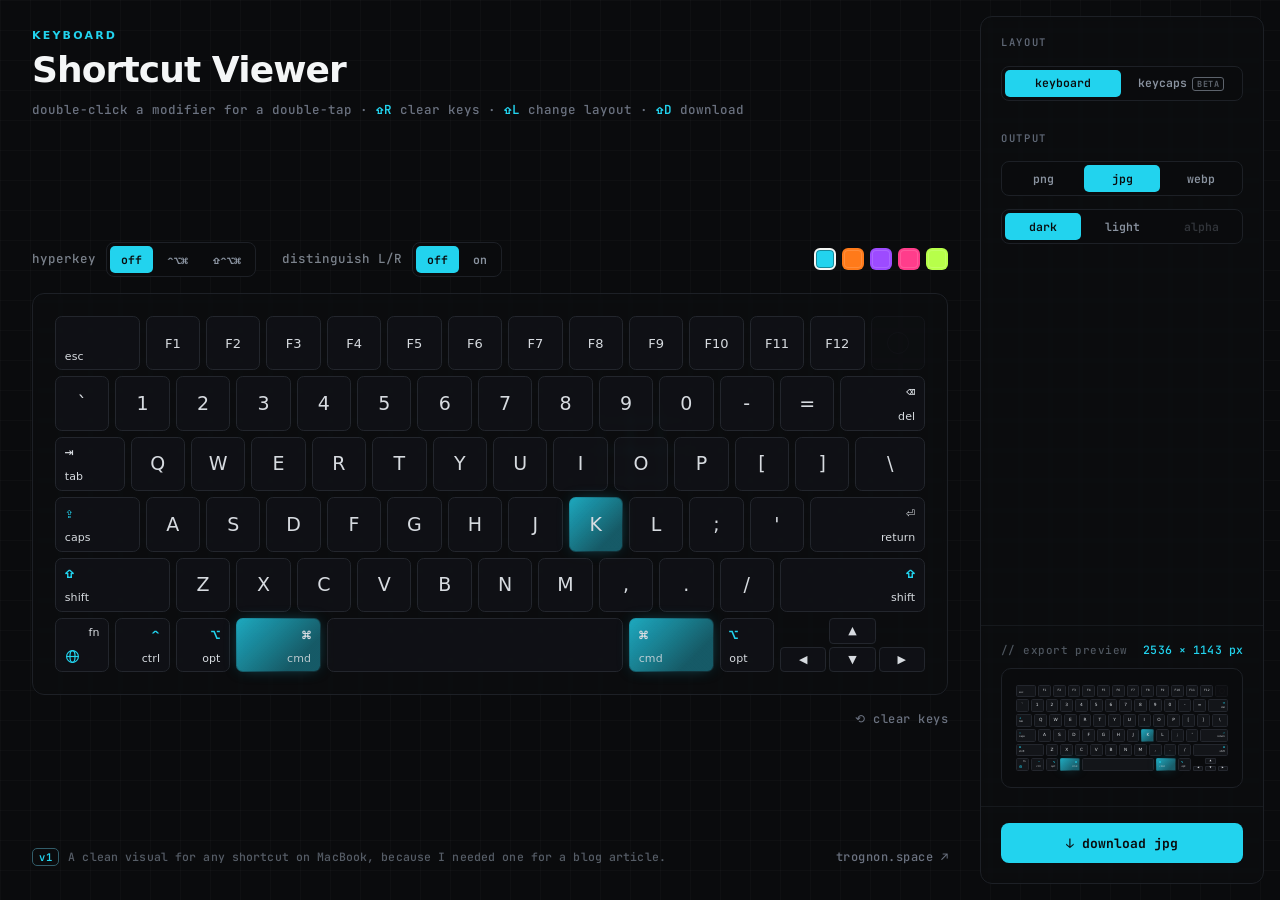
<file: index.html>
<!DOCTYPE html>
<html lang="en">
<head>
<meta charset="UTF-8" />
<meta name="viewport" content="width=device-width, initial-scale=1.0" />
<title>Keyboard Shortcut Viewer</title>
<meta name="description" content="Pick keys on a Mac keyboard and export a clean keycap image of any shortcut — PNG, JPG, WebP, or SVG. Runs in the browser, no sign-up." />
<meta property="og:title" content="Keyboard Shortcut Viewer" />
<meta property="og:description" content="Pick keys on a Mac keyboard and export a clean image of any shortcut." />
<meta property="og:type" content="website" />
<meta property="og:url" content="https://ksv.trognon.space/" />
<meta property="og:image" content="https://ksv.trognon.space/og-preview.png" />
<meta name="twitter:card" content="summary_large_image" />
<meta name="twitter:image" content="https://ksv.trognon.space/og-preview.png" />
<link rel="icon" href="data:image/svg+xml,%3Csvg xmlns='http://www.w3.org/2000/svg' viewBox='0 0 32 32'%3E%3Crect width='32' height='32' rx='7' fill='%230a0b0d'/%3E%3Crect x='7' y='7' width='18' height='18' rx='4' fill='none' stroke='%2322d3ee' stroke-width='2.2'/%3E%3C/svg%3E" />
<link rel="preconnect" href="https://fonts.googleapis.com" />
<link rel="preconnect" href="https://fonts.gstatic.com" crossorigin />
<link href="https://fonts.googleapis.com/css2?family=JetBrains+Mono:wght@500;600&display=swap" rel="stylesheet" />
<link rel="stylesheet" href="styles.css" />
<style>
  html, body { margin: 0; height: 100%; background: #0a0b0d; }
  /* desktop-only: below the app's min-width the page scrolls horizontally instead of cramming */
  body { overflow-x: auto; }
  #app { height: 100vh; }
</style>
</head>
<body>
<div id="app" class="ksv-app opt-d">
  <div class="frame-grid"></div>
  <div class="grid-lit"></div>

  <div class="stage">
    <div class="head">
      <span class="eyebrow">keyboard</span>
      <h1 class="title">Shortcut Viewer</h1>
      <p class="lede">double-click a modifier for a double-tap · <b>⇧R</b> clear keys · <b>⇧L</b> change layout · <b>⇧D</b> download</p>
    </div>

    <div class="kb-wrap">
      <div class="kb-controls">
        <div class="kbc">
          <span class="kbc-l">hyperkey</span>
          <div class="seg" id="hyperSeg"></div>
        </div>
        <div class="kbc">
          <span class="kbc-l">distinguish L/R</span>
          <div class="seg" id="lrSeg"></div>
        </div>
        <div class="kbc accent-kbc">
          <div class="swatches" id="accentSwatches"></div>
        </div>
      </div>

      <div class="panel"><div id="kbMount"></div></div>

      <div class="kb-foot">
        <button class="reset-btn" id="resetBtn">⟲ clear keys</button>
      </div>
    </div>

    <footer class="d-footer">
      <span class="cf-meta"><span class="cf-ver">v1</span><span class="cf-text">A clean visual for any shortcut on MacBook, because I needed one for a blog article.</span></span>
      <a class="cf-link" href="https://trognon.space" target="_blank" rel="noopener noreferrer">trognon.space ↗</a>
    </footer>
  </div>

  <aside class="rail">
    <div class="inspector">
      <section class="grp">
        <div class="grp-h">layout</div>
        <div class="seg wide" id="layoutSeg"></div>
      </section>

      <section class="grp">
        <div class="grp-h">output</div>
        <div class="seg wide" id="extSeg"></div>
        <div class="seg wide" id="bgSeg"></div>
      </section>
    </div>

    <div class="rail-prev">
      <div class="fl-row">
        <span class="rlbl">// export preview</span>
        <span class="cap" id="sizeCap">—</span>
      </div>
      <div class="prev-card bg-dark" id="preview"></div>
    </div>

    <div class="rail-foot">
      <button class="go" id="downloadBtn">↓ download png</button>
    </div>
  </aside>
</div>

<script src="ksv.js"></script>
<script src="app.js"></script>
</body>
</html>
</file>
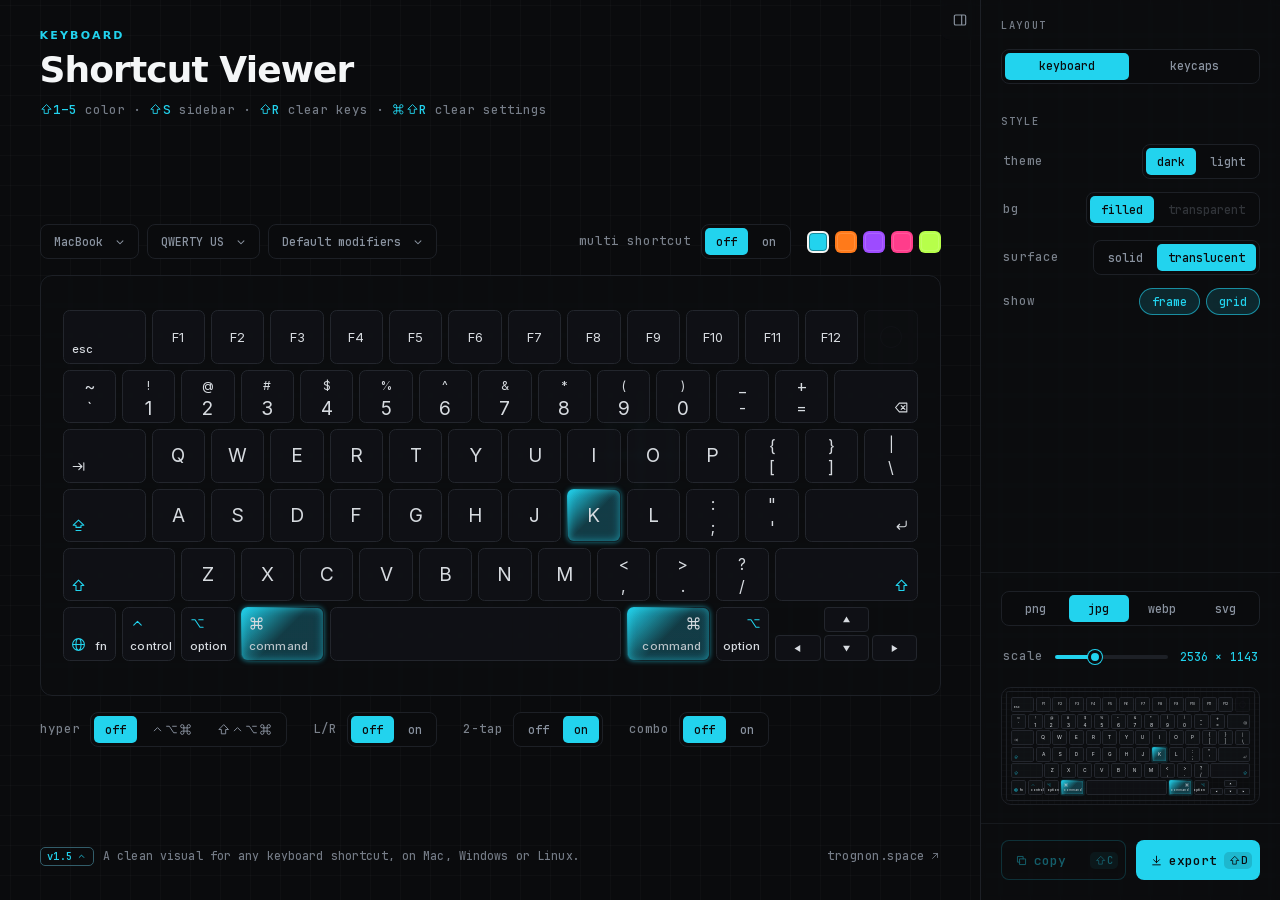
<file: site/index.html>
<!DOCTYPE html>
<html lang="en">
<head>
<meta charset="UTF-8" />
<meta name="viewport" content="width=device-width, initial-scale=1.0" />
<title>Keyboard Shortcut Viewer</title>
<meta name="description" content="Pick any keyboard shortcut, on Mac, Windows or Linux, and export it as a clean image — the full keyboard or compact keycaps, in PNG, JPG, WebP, or SVG. QWERTY or AZERTY, hyperkey, left/right modifiers, double-tap. Runs in the browser, no sign-up." />
<meta name="theme-color" content="#0a0b0d" />
<meta name="color-scheme" content="dark" />
<link rel="canonical" href="https://ksv.trognon.space/" />
<meta property="og:site_name" content="Keyboard Shortcut Viewer" />
<meta property="og:title" content="Keyboard Shortcut Viewer" />
<meta property="og:description" content="Pick any keyboard shortcut, on Mac, Windows or Linux, and export it as a clean image — full keyboard or keycaps. No install, no sign-up." />
<meta property="og:type" content="website" />
<meta property="og:url" content="https://ksv.trognon.space/" />
<meta property="og:image" content="https://ksv.trognon.space/og-preview.png" />
<meta property="og:image:width" content="1200" />
<meta property="og:image:height" content="630" />
<meta property="og:image:alt" content="Keyboard Shortcut Viewer: a MacBook keyboard with ⌘K selected, next to the export panel." />
<meta name="twitter:card" content="summary_large_image" />
<meta name="twitter:title" content="Keyboard Shortcut Viewer" />
<meta name="twitter:description" content="Pick any keyboard shortcut, on Mac, Windows or Linux, and export it as a clean image — full keyboard or keycaps. No install, no sign-up." />
<meta name="twitter:image" content="https://ksv.trognon.space/og-preview.png" />
<link rel="icon" href="/favicon.ico" sizes="any" />
<link rel="icon" href="/favicon/favicon.svg" type="image/svg+xml" />
<link rel="apple-touch-icon" href="/favicon/apple-touch-icon.png" />
<link rel="manifest" href="/favicon/site.webmanifest" />
<link rel="preload" href="fonts/Inter-400.woff2" as="font" type="font/woff2" crossorigin />
<link rel="preload" href="fonts/JetBrainsMono-500.woff2" as="font" type="font/woff2" crossorigin />
<link rel="stylesheet" href="styles.css" />
</head>
<body>
<!-- small screens only (styles.css): the app is desktop-sized and scrolls sideways -->
<div class="small-screen" role="note">
  <span>Built for desktop screens, scrolls sideways.</span>
  <button id="smallScreenClose" aria-label="dismiss"><i data-icon="cross"></i></button>
</div>
<div id="app" class="ksv-app opt-d">
  <div class="frame-grid"></div>
  <div class="grid-lit"></div>

  <div class="stage">
    <div class="head">
      <span class="eyebrow">keyboard</span>
      <h1 class="title">Shortcut Viewer</h1>
      <p class="lede"><b><i data-icon="shift"></i>1–5</b> <span id="digitHint">color</span> · <span class="hint-rail"><b><i data-icon="shift"></i>S</b> sidebar · </span><b><i data-icon="shift"></i>R</b> clear keys · <b><i data-icon="cmd"></i><i data-icon="shift"></i>R</b> clear settings</p>
    </div>

    <div class="kb-wrap">
      <div class="kb-controls">
        <div class="kb-picks">
          <div class="kbc kb-pick" id="osPick"></div>
          <div class="kbc kb-pick" id="langPick"></div>
          <div class="kbc kb-pick" id="lookPick"></div>
        </div>
        <div class="kbc accent-kbc">
          <span class="kbc-l" title="one shortcut per color">multi shortcut</span>
          <div class="seg" id="multiSeg"></div>
          <div class="swatches" id="accentSwatches"></div>
        </div>
      </div>

      <div class="panel"><div id="kbMount"></div></div>

      <div class="kb-controls kb-below">
        <div class="kbc">
          <span class="kbc-l" title="caps lock as ctrl, opt and cmd">hyper</span>
          <div class="seg" id="hyperSeg"></div>
        </div>
        <div class="kbc">
          <span class="kbc-l" title="tell left and right modifiers apart">L/R</span>
          <div class="seg" id="lrSeg"></div>
        </div>
        <div class="kbc">
          <span class="kbc-l" title="double-click a key to press it twice">2-tap</span>
          <div class="seg" id="dblSeg"></div>
        </div>
        <div class="kbc">
          <span class="kbc-l" title="several trigger keys in a row">combo</span>
          <div class="seg" id="comboSeg"></div>
        </div>
      </div>
    </div>

    <footer class="d-footer">
      <span class="cf-meta"><span class="ver-menu" hidden><button class="cf-ver" id="verBtn" aria-haspopup="menu" aria-expanded="false" aria-controls="verList"></button><span class="ver-list" id="verList" role="menu" hidden></span></span><span class="cf-text">A clean visual for any keyboard shortcut, on Mac, Windows or Linux.</span></span>
      <a class="cf-link" href="https://trognon.space" target="_blank" rel="noopener noreferrer">trognon.space<i data-icon="external"></i></a>
    </footer>
  </div>

  <button class="rail-btn" id="railBtn" aria-controls="rail"><i data-icon="sidebar"></i></button>
  <aside class="rail" id="rail">
    <div class="inspector">
      <section class="grp">
        <div class="grp-h">layout</div>
        <div class="seg wide" id="layoutSeg"></div>
      </section>

      <section class="grp">
        <div class="grp-h">style</div>
        <div class="opt-row">
          <span class="kbc-l">theme</span>
          <div class="seg" id="themeSeg"></div>
        </div>
        <div class="opt-row">
          <span class="kbc-l" title="background">bg</span>
          <div class="seg" id="bgSeg"></div>
        </div>
        <div class="opt-row">
          <span class="kbc-l">surface</span>
          <div class="seg" id="surfaceSeg"></div>
        </div>
        <div class="opt-row">
          <span class="kbc-l">show</span>
          <div class="pills" id="showSeg"></div>
        </div>
        <div class="opt-row">
          <span class="kbc-l" title="plus signs (keycaps)">plus (+)</span>
          <div class="seg" id="plusSeg"></div>
        </div>
        <div class="opt-row">
          <span class="kbc-l" title="selected look (keycaps)">glow</span>
          <div class="seg" id="glowSeg"></div>
        </div>
      </section>
    </div>

    <!-- output: what gets written (format, resolution), right above what it looks like -->
    <div class="rail-prev">
      <div class="seg wide" id="extSeg"></div>
      <div class="scale-row">
        <span class="kbc-l">scale</span>
        <input type="range" id="scaleRange" aria-label="export scale" />
        <span class="readout" id="scaleVal"></span>
      </div>
      <div class="prev-card" id="preview"></div>
    </div>

    <div class="rail-foot">
      <button class="go alt" id="copyBtn">copy</button>
      <button class="go" id="exportBtn">export</button>
    </div>
  </aside>
</div>

<script src="config.js"></script>
<script src="select.js"></script>
<script src="ksv.js"></script>
<script src="app.js"></script>
</body>
</html>
</file>
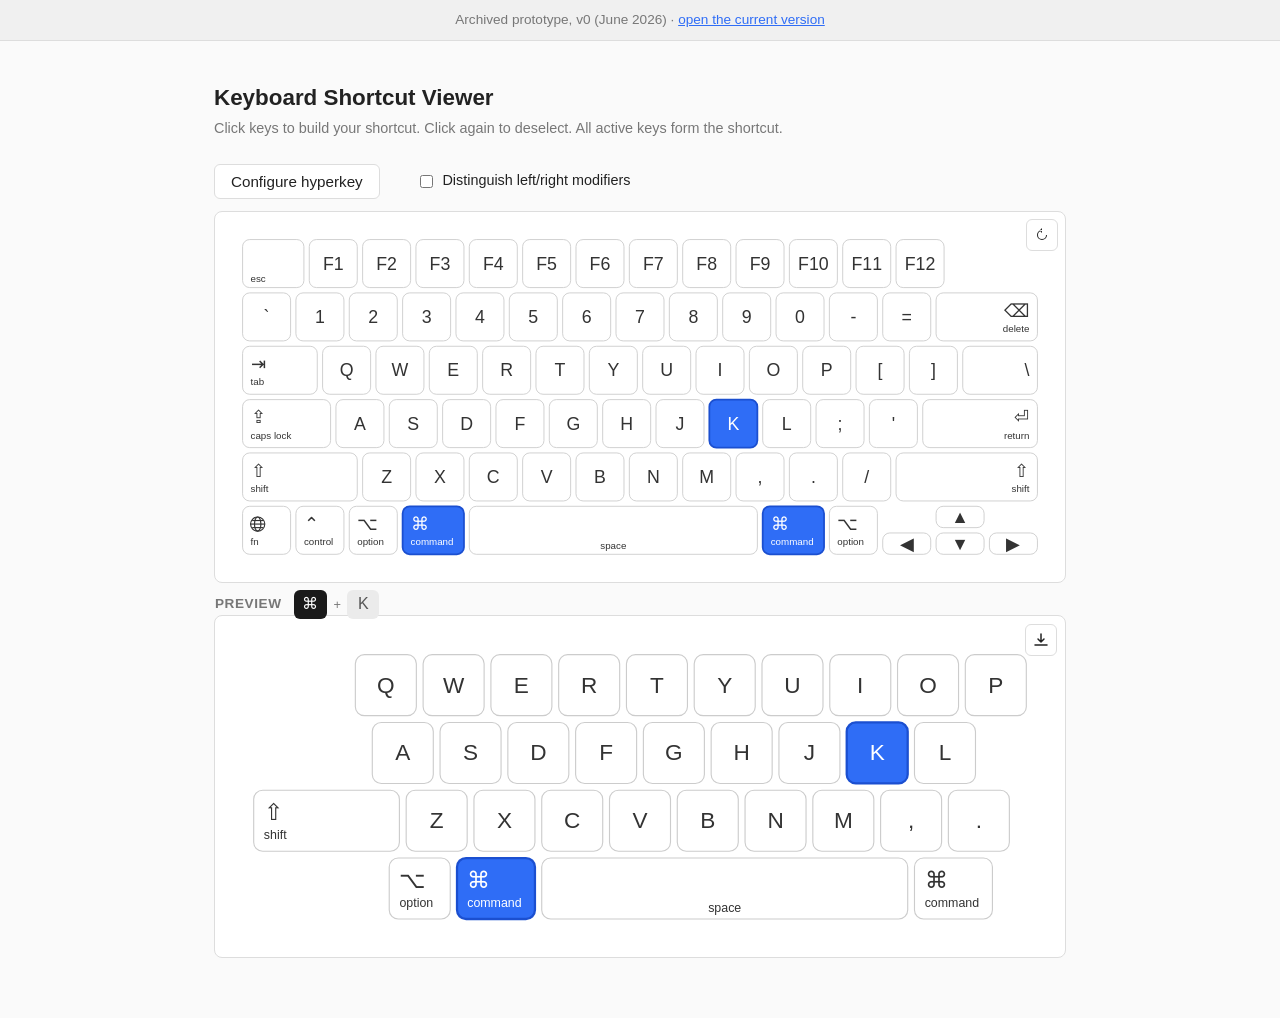
<file: site/v0/index.html>
<!DOCTYPE html>
<html lang="en">
<head>
  <meta charset="UTF-8" />
  <meta name="viewport" content="width=device-width, initial-scale=1.0" />
  <title>Keyboard Shortcut Viewer · v0 (prototype)</title>
  <meta name="robots" content="noindex" />
  <link rel="stylesheet" href="style.css" />
</head>
<body>
  <!-- added when archiving: the prototype as it was (June 21, 2026), with a way back -->
  <div class="archive-note">
    Archived prototype, v0 (June 2026) · <a href="/">open the current version</a>
  </div>
  <main>
    <h1>Keyboard Shortcut Viewer</h1>
    <p class="hint">
      Click keys to build your shortcut. Click again to deselect.
      All active keys form the shortcut.
    </p>

    <div class="settings-bar">
      <div class="hyperkey-bar">
        <button type="button" id="hyperkey-btn">Configure hyperkey</button>
        <span id="hyperkey-status" class="hyperkey-status"></span>
      </div>
      <label class="toggle-label">
        <input type="checkbox" id="side-specific-toggle" />
        Distinguish left/right modifiers
      </label>
    </div>

    <div class="keyboard-wrapper" id="keyboard-wrapper" tabindex="0">
      <div id="keyboard" class="keyboard"></div>
      <button type="button" id="reset" title="Reset" class="icon-btn reset-btn">
        <svg width="14" height="14" viewBox="0 0 14 14" fill="none" aria-hidden="true">
          <path d="M12 7A5 5 0 1 1 7 2V0L4.5 2.5 7 5V3a4 4 0 1 0 4 4h1z" fill="currentColor"/>
        </svg>
      </button>
    </div>

    <div class="preview-panel">
      <div class="preview-float">
        <span class="sub preview-title">Preview</span>
        <div id="shortcut-chips" class="shortcut-chips"></div>
      </div>
      <button type="button" id="download" disabled title="Download SVG" class="icon-btn download-btn">
        <svg width="14" height="14" viewBox="0 0 14 14" fill="none" aria-hidden="true">
          <path d="M7 1v8M4 6l3 3 3-3M1 12h12" stroke="currentColor" stroke-width="1.5" stroke-linecap="round" stroke-linejoin="round"/>
        </svg>
      </button>
      <div id="output" class="output"></div>
    </div>
  </main>

  <!-- Hyperkey modal -->
  <div id="hyperkey-overlay" class="overlay" hidden>
    <div class="modal" role="dialog" aria-modal="true" aria-labelledby="modal-title">
      <div class="modal-header">
        <h2 id="modal-title">Hyperkey — Caps Lock</h2>
        <p>Select the modifiers activated when you press Caps Lock.
           Other keys are grayed out.</p>
      </div>
      <div id="hyperkey-keyboard" class="keyboard modal-keyboard"></div>
      <div class="modal-footer">
        <button type="button" id="hyperkey-cancel">Cancel</button>
        <button type="button" id="hyperkey-save" class="btn-primary">Save</button>
      </div>
    </div>
  </div>

  <script type="module" src="js/app.js"></script>
</body>
</html>
</file>
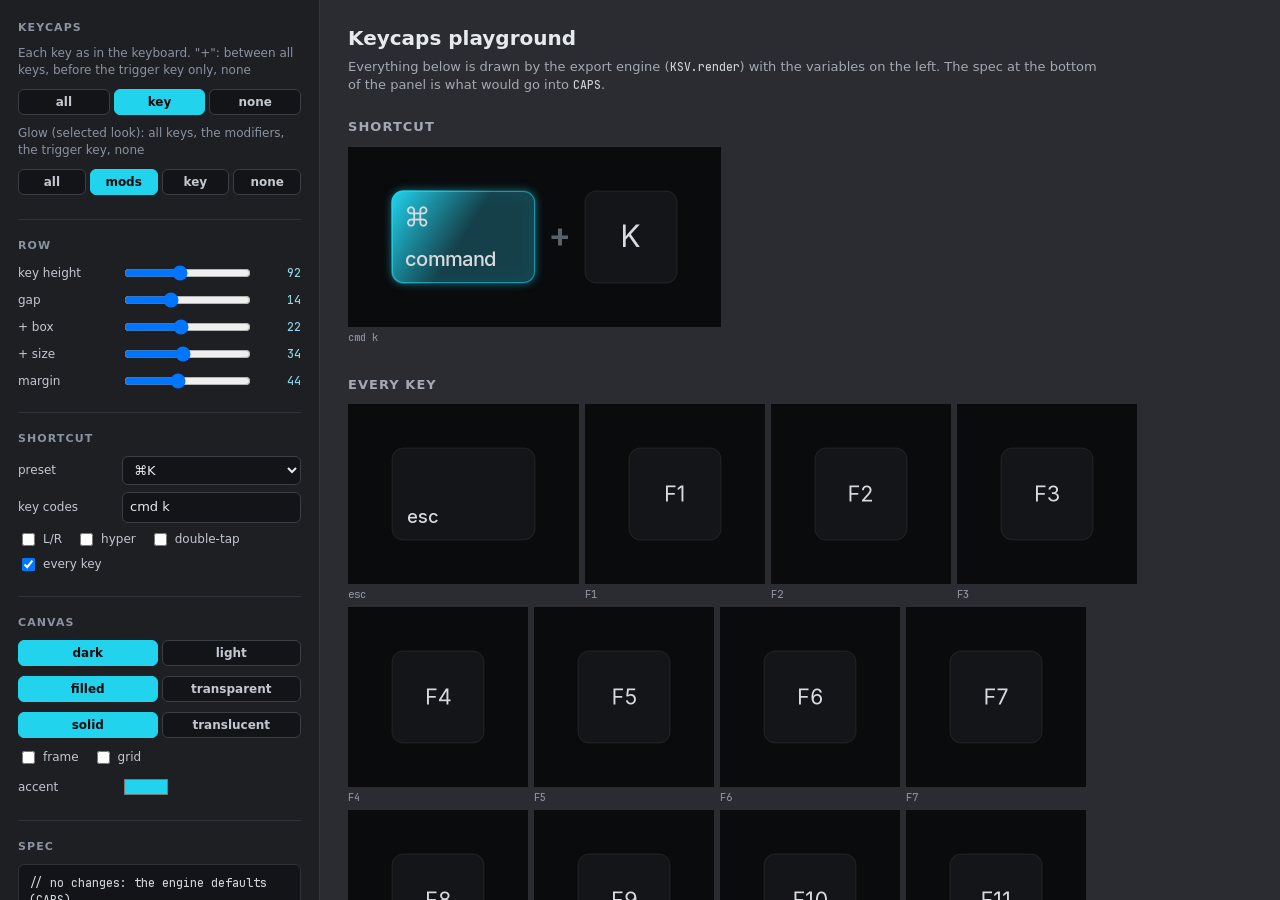
<file: site/specimen.html>
<!DOCTYPE html>
<html lang="en">
<head>
<meta charset="UTF-8" />
<meta name="viewport" content="width=device-width, initial-scale=1.0" />
<meta name="robots" content="noindex" />
<title>KSV · keycaps playground</title>
<!-- dev page, not deployed (.vercelignore): try the keycaps' options and sizes live,
     through the export engine itself. localhost:8124/specimen.html -->
<link rel="stylesheet" href="styles.css" />
<link rel="stylesheet" href="specimen.css" />
</head>
<body class="specimen">
<aside class="pg-panel" id="panel"></aside>
<main class="pg-main">
  <header>
    <h1>Keycaps playground</h1>
    <p>Everything below is drawn by the export engine (<code>KSV.render</code>) with the variables on the left. The spec at the bottom of the panel is what would go into <code>CAPS</code>.</p>
  </header>
  <section><h2>Shortcut</h2><div id="shortcut" class="row"></div></section>
  <section><h2>Every key</h2><div id="keys" class="row"></div></section>
</main>
<script src="config.js"></script>
<script src="select.js"></script>
<script src="ksv.js"></script>
<script src="specimen.js"></script>
</body>
</html>
</file>
<file: styles.css>
/* ===== shared keyboard ===== */
.opt-d .d-footer {
  /* in-flow at the bottom (kb-wrap's auto margins push it down); shares the same
     centered content column as .head / .kb-wrap so its edges line up with the keyboard */
  width: 100%; max-width: var(--content-max); margin: 0 auto;
  display: flex; align-items: center; justify-content: space-between; gap: 18px;
  padding: 16px 0 4px; pointer-events: none;
}
.opt-d .d-footer .cf-meta { display: flex; align-items: center; gap: 9px; min-width: 0; }
.opt-d .d-footer .cf-ver { flex: none; font: 600 10.5px/1 var(--mono); letter-spacing: .06em; color: var(--accent); padding: 3px 6px; border: 1px solid color-mix(in oklab, var(--accent) 35%, #23262d); border-radius: 5px; }
.opt-d .d-footer .cf-text { font: 500 11.5px/1 var(--mono); color: #565d67; letter-spacing: .01em; white-space: nowrap; overflow: hidden; text-overflow: ellipsis; }
.opt-d .d-footer .cf-link { font: 500 12px/1 var(--mono); letter-spacing: .04em; color: #6b7280; text-decoration: none; flex: none; pointer-events: auto; transition: color .14s ease; }
.opt-d .d-footer .cf-link:hover { color: var(--accent); }
.ksv-kb { display: flex; flex-direction: column; gap: var(--g, 6px); width: 100%; }
.ksv-fnrow { display: grid; grid-template-columns: repeat(58, 1fr); gap: var(--g, 6px); }
.ksv-row { display: grid; grid-template-columns: repeat(58, 1fr); gap: var(--g, 6px); }
/* blank Touch ID placeholder at the end of the function row */
.ksv-touchid { pointer-events: none; opacity: .4; }
.ksv-touchid::after { content: ''; width: 38%; aspect-ratio: 1; border-radius: 50%; border: 1px solid var(--keyBorder); opacity: .55; }
.ksv-key {
  position: relative; box-sizing: border-box;
  border: 1px solid var(--keyBorder); background: var(--keyBg); color: var(--keyFg);
  /* key geometry derives from --keyH via the KEYSPEC ratios (see ksv.js applySpec);
     fallbacks here mirror KEYSPEC so the stylesheet is still correct on its own */
  border-radius: calc(var(--keyH, 56px) * var(--r-radius, 0.125)); height: var(--keyH, 58px);
  display: flex; align-items: center; justify-content: center;
  font: 400 max(var(--fmin-letter, 19px), calc(var(--keyH, 56px) * var(--r-letter, 0.340)))/1 var(--ui); cursor: pointer; user-select: none; padding: 0;
  transition: transform .05s ease;
}
.ksv-fn { font-size: max(var(--fmin-fn, 13px), calc(var(--keyH, 56px) * var(--r-fn, 0.232))); }
.ksv-fn.esc { flex-direction: column; align-items: flex-start; justify-content: flex-end; padding: calc(var(--keyH, 56px) * var(--r-pady, 0.143)) calc(var(--keyH, 56px) * var(--r-padx, 0.161)); }
.ksv-fn.esc .sub { font-size: max(var(--fmin-sub, 11px), calc(var(--keyH, 56px) * var(--r-sub, 0.196))); font-weight: 500; letter-spacing: .01em; color: var(--keyFg); }
.ksv-key.sm { flex-direction: column; align-items: flex-start; justify-content: space-between; padding: calc(var(--keyH, 56px) * var(--r-pady, 0.143)) calc(var(--keyH, 56px) * var(--r-padx, 0.161)); font-size: max(var(--fmin-fn, 13px), calc(var(--keyH, 56px) * var(--r-fn, 0.232))); }
.ksv-key.sm .cap { font-size: max(var(--fmin-glyph, 15px), calc(var(--keyH, 56px) * var(--r-glyph, 0.268))); line-height: 1; color: var(--keyFg); }
.ksv-key.sm.ralign { align-items: flex-end; text-align: right; }
/* fn key (like a real Mac): globe icon bottom-left, "fn" text top-right */
.ksv-key.sm.fnkey { flex-direction: column; justify-content: space-between; }
.ksv-key.sm.fnkey .cap { order: 2; align-self: flex-start; }
.ksv-key.sm.fnkey .sub { order: 1; align-self: flex-end; }
.ic { display: block; }
.ksv-key.modkey:not(.on) .cap, .ksv-key.hyper:not(.on) .cap { color: var(--accent); }
.ksv-key.sm .sub { font-size: max(var(--fmin-sub, 11px), calc(var(--keyH, 56px) * var(--r-sub, 0.196))); font-weight: 500; letter-spacing: .01em; color: var(--keyFg); }
.ksv-key:hover { border-color: var(--accent); }
.ksv-key.is-hyper:not(.on) { border-color: var(--accent); }
.ksv-key.is-hyper:not(.on) .cap { color: var(--accent); }
.ksv-key.is-hyper:not(.on) .sub { color: var(--accent); }
.ksv-key.locked { opacity: .28; cursor: not-allowed; }
.ksv-key.locked:hover { border-color: var(--keyBorder); }
.ksv-key.maxed { opacity: .28; cursor: not-allowed; }
.ksv-key.maxed:hover { border-color: var(--keyBorder); }
.ksv-key:active { transform: translateY(1px); }
.ksv-key.dbl::after {
  content: '2'; position: absolute; top: -6px; right: -6px; z-index: 4;
  width: 18px; height: 18px; border-radius: 50%;
  background: var(--accent); color: var(--onFg, #0a0b0d);
  font: 700 11px/18px var(--ui); text-align: center;
  box-shadow: 0 0 0 2px var(--keyBg, #131519);
}
.ksv-static .ksv-key.dbl::after { width: 11px; height: 11px; font-size: 7px; line-height: 11px; top: -3px; right: -3px; box-shadow: 0 0 0 1.5px var(--keyBg, #131519); }
.ksv-key.on,
.ksv-key.hyper.on,
.ksv-key.modkey.on {
  background: color-mix(in oklab, var(--accent) 32%, transparent);
  border-color: transparent; color: var(--keyFg);
  box-shadow: 0 0 0 1px var(--accent);
}
.ksv-key.on .sub { opacity: .85; }
/* selected-key fill + ring — shared by the live selector and the export preview, and
   mirrored on <canvas> by boardSurface(). All values come from ONSTATE (ksv.js) via
   the --on-* custom properties, so the look stays identical across all three. */
.opt-d .stage .ksv-key.on,
.opt-d .is-board .ksv-key.on {
  border: 1px solid transparent;
  background:
    linear-gradient(color-mix(in oklab, var(--accent) calc(var(--on-fill, 0.26) * 100%), transparent) 0 100%) padding-box,
    linear-gradient(135deg,
      color-mix(in oklab, var(--accent) calc(var(--on-ring-from, 0.72) * 100%), transparent),
      color-mix(in oklab, var(--accent) calc(var(--on-ring-to, 0.16) * 100%), transparent) var(--on-ring-stop, 75%)) border-box;
  /* solid key surface behind the translucent accent layers (matches the idle key);
     each surface supplies its own --keyBg — solid on the preview/export, frosted on the selector */
  background-color: var(--keyBg);
}
/* glow geometry is per-surface (the selector tracks the cursor; the preview is
   static) but its accent opacity is shared via --on-glow */
.opt-d .stage .ksv-key.on {
  box-shadow: var(--glow-x, 0px) var(--glow-y, 0px) 16px -6px color-mix(in oklab, var(--accent) calc(var(--on-glow, 0.5) * 100%), transparent);
}
.ksv-arrows { display: grid; grid-template-columns: repeat(3, 1fr); grid-template-rows: 1fr 1fr; gap: 3px; }
.ksv-arrows .ar { height: calc((var(--keyH, 58px) - 3px) / 2); font-size: max(var(--fmin-sub, 11px), calc(var(--keyH, 56px) * var(--r-sub, 0.196))); border-radius: calc(var(--keyH, 56px) * var(--r-radius, 0.125) * 0.6); }
.ar.up { grid-column: 2; grid-row: 1; } .ar.lf { grid-column: 1; grid-row: 2; }
.ar.dn { grid-column: 2; grid-row: 2; } .ar.rt { grid-column: 3; grid-row: 2; }

/* ===== shared chips / preview ===== */
.ksv-caps { display: flex; align-items: center; gap: 10px; flex-wrap: wrap; }
.ksv-capsrow { display: inline-flex; align-items: center; gap: 10px; transform-origin: center; flex: none; }
.ksv-chip {
  position: relative;
  display: inline-flex; flex-direction: column; align-items: center; justify-content: center;
  width: 56px; min-width: 56px; height: 56px; padding: 0 6px; border-radius: 12px;
  background: var(--chipBg, #1b1e24); border: 1px solid var(--chipBorder, rgba(255,255,255,.1));
  color: var(--chipFg, #e8eaed); font: 600 24px/1 var(--ui); box-sizing: border-box;
}
.ksv-chip.txt .g, .ksv-chip.mod.txt .g { font-size: 16px; letter-spacing: .02em; }
.ksv-chip .s { font-size: 10px; font-weight: 600; opacity: .8; margin-top: 4px; letter-spacing: .04em; text-transform: uppercase; }
.ksv-chip.hyper { background: var(--accent); border-color: transparent; color: var(--onFg, #fff); }
.ksv-chip.mod .g { font-size: 22px; }
.ksv-chip .dbbadge {
  position: absolute; top: -7px; right: -7px; width: 19px; height: 19px; border-radius: 50%;
  background: var(--accent); color: var(--onFg, #0a0b0d);
  font: 700 11px/19px var(--ui); text-align: center;
  box-shadow: 0 0 0 2px var(--chipBg, #131519);
}
.ksv-chip:not(.mod):not(.txt) .g { font-size: 18px; }
.ksv-chip.sym .g { font-size: 24px; }
.ksv-plus { font: 500 20px/1 var(--ui); color: var(--muted, #5b6472); }
.ksv-empty { font: 500 15px/1.4 var(--ui); color: var(--muted, #5b6472); }

/* ===== canvas frame resets ===== */
.ksv-app { box-sizing: border-box; width: 100%; height: 100%; font-family: var(--ui); -webkit-font-smoothing: antialiased; }
.ksv-app * { box-sizing: border-box; }

/* ================= OPTION D — Console Inspector (primary) ================= */
.opt-d {
  --ui: -apple-system, 'SF Pro Display', ui-sans-serif, system-ui, sans-serif;
  --mono: 'JetBrains Mono', ui-monospace, 'SF Mono', monospace;
  --accent: #22d3ee; --onFg: #0a0b0d;
  --keyFg: #d7dbe0; --keyBorder: #23262d;
  /* translucent so the live keys read frosted over the panel; the flat export and
     its preview use the solid colour instead (KSV.KEYBG, applied via applySpec) */
  --keyBg: rgba(19,21,25,0.6);
  --chipBg: #131519; --chipFg: #e6eaef; --chipBorder: #23262d; --muted: #5a616b;
  background: #0a0b0d; color: #d7dbe0;
  position: relative;
  /* desktop-only: never let the layout cram below this — narrower viewports scroll horizontally */
  min-width: 1120px;
  /* rail grows gently on large screens, the stage (1fr) takes the rest */
  display: grid; grid-template-columns: 1fr 300px;
  /* content max-width that the stage column centers around (see .head / .kb-wrap / .d-footer) */
  --content-max: 1180px;
}
.opt-d .frame-grid {
  position: absolute; inset: 0; z-index: 0; pointer-events: none;
  background-image: linear-gradient(#ffffff05 1px, transparent 1px), linear-gradient(90deg, #ffffff05 1px, transparent 1px);
  background-size: 30px 30px;
}
/* left stage */
.opt-d .stage {
  position: relative; z-index: 1; padding: 30px 32px; display: flex; flex-direction: column; min-width: 0;
}
.opt-d .stage > * { position: relative; z-index: 1; }
.opt-d .grid-lit {
  position: absolute; inset: 0; z-index: 0; pointer-events: none;
  background-image:
    linear-gradient(color-mix(in oklab, var(--accent) 28%, transparent) 1px, transparent 1px),
    linear-gradient(90deg, color-mix(in oklab, var(--accent) 28%, transparent) 1px, transparent 1px);
  background-size: 30px 30px;
  background-position: var(--vx, 0px) var(--vy, 0px);
  -webkit-mask-image: radial-gradient(var(--glow-r, 90px) circle at var(--gx, 50%) var(--gy, -40%), #000, rgba(0,0,0,.3) 50%, transparent 72%);
  mask-image: radial-gradient(var(--glow-r, 90px) circle at var(--gx, 50%) var(--gy, -40%), #000, rgba(0,0,0,.3) 50%, transparent 72%);
}
.opt-d .head { width: 100%; max-width: var(--content-max); margin: 0 auto 22px; }
.opt-d .head .eyebrow { display: block; font: 600 11px/1 var(--ui); letter-spacing: .2em; text-transform: uppercase; color: var(--accent); margin-bottom: 11px; }
.opt-d .head .title { margin: 0; font: 700 clamp(36px, 2.4vw, 48px)/1 var(--ui); letter-spacing: -.025em; color: #f4f6f7; }
.opt-d .head .lede { margin: 13px 0 0; font: 500 12.5px/1.5 var(--mono); color: #6b7280; }
.opt-d .head .lede b { color: var(--accent); font-weight: 600; }
.opt-d .panel { border: 1px solid #1d2026; background: rgba(13,15,18,0.4); -webkit-backdrop-filter: blur(3px); backdrop-filter: blur(3px); border-radius: 12px; padding: 22px; margin: 0; }
.opt-d .kb-wrap { margin: auto; width: 100%; max-width: var(--content-max); }
.opt-d .kb-foot { display: flex; justify-content: flex-end; margin-top: 12px; }
.opt-d .reset-btn {
  display: inline-flex; align-items: center; gap: 6px; padding: 6px 0; background: none; border: none;
  cursor: pointer; font: 500 12px/1 var(--mono); letter-spacing: .04em; color: #6b7280; transition: color .14s ease;
}
.opt-d .reset-btn:hover { color: var(--accent); }

/* modifier-key controls live in the main frame, by the keyboard */
.opt-d .kb-controls { display: flex; flex-wrap: wrap; align-items: center; gap: 14px 26px; margin: 0 0 16px; }
.opt-d .kbc { display: flex; align-items: center; gap: 10px; }
.opt-d .kbc.accent-kbc { margin-left: auto; }
.opt-d .kbc.accent-kbc .swatches { gap: 6px; }
.opt-d .kbc.accent-kbc .sw-chip { width: 22px; height: 22px; border-radius: 6px; }
.opt-d .kbc-l { font: 500 12.5px/1 var(--mono); color: #7b828c; }

/* right rail — floats over the grid like the keyboard case */
.opt-d .rail {
  position: relative; z-index: 1;
  margin: 16px 16px 16px 0;
  /* match the keyboard case (.panel) so both floating surfaces read the same:
     same border, radius, fill, blur, and no shadow */
  border: 1px solid #1d2026; border-radius: 12px;
  background: rgba(13,15,18,0.4);
  -webkit-backdrop-filter: blur(3px); backdrop-filter: blur(3px);
  display: flex; flex-direction: column; min-height: 0; overflow: hidden;
}
.opt-d .rlbl { font: 500 11px/1 var(--mono); letter-spacing: .04em; color: #4f565f; }
.opt-d .prev-card {
  margin-top: 12px; min-height: 80px; border: 1px solid #1d2026; background: #0a0b0d;
  border-radius: 10px; padding: 16px 14px; display: flex; align-items: center; justify-content: center; overflow: hidden;
  background-image: linear-gradient(#ffffff04 1px, transparent 1px), linear-gradient(90deg, #ffffff04 1px, transparent 1px);
  background-size: 14px 14px;
}

.opt-d .inspector { flex: 1; overflow-y: auto; overflow-x: hidden; padding: 20px; display: flex; flex-direction: column; gap: 32px; }
.opt-d .grp { display: flex; flex-direction: column; gap: 13px; }
.opt-d .grp-h { font: 600 10.5px/1 var(--mono); letter-spacing: .16em; text-transform: uppercase; color: #5f6775; margin-bottom: 5px; }
.opt-d .fl-row { display: flex; align-items: baseline; justify-content: space-between; gap: 10px; }
.opt-d .cap { font: 500 11.5px/1 var(--mono); color: var(--accent); letter-spacing: .01em; }
.opt-d .seg { display: inline-flex; gap: 3px; background: #0a0b0d; border: 1px solid #1d2026; border-radius: 8px; padding: 3px; }
.opt-d .seg.wide { width: 100%; }
.opt-d .seg.wide button { flex: 1; }
.opt-d .seg button { height: 27px; padding: 0 11px; border: none; background: none; border-radius: 5px; font: 600 11.5px/1 var(--mono); color: #8a93a0; cursor: pointer; text-transform: lowercase; }
.opt-d .seg button.on { background: var(--accent); color: var(--onFg, #0a0b0d); }
.opt-d .seg button:not(.on):not(.is-off):hover { background: #1b1f25; color: #cfd4da; }
.opt-d .seg-beta { margin-left: 5px; padding: 0 4px; border: 1px solid currentColor; border-radius: 3px; font-size: 8.5px; font-weight: 700; letter-spacing: .05em; text-transform: uppercase; opacity: .65; vertical-align: middle; }
.opt-d .seg button.is-off { opacity: .3; cursor: not-allowed; }
.opt-d .seg.disabled { opacity: .42; }
.opt-d .seg.disabled button { cursor: not-allowed; }

.opt-d .rail-foot { padding: 16px 20px 20px; border-top: 1px solid #16191d; display: flex; gap: 10px; }
.opt-d .rail-foot .go { flex: 1; height: 40px; border-radius: 8px; border: none; background: var(--accent); color: var(--onFg, #0a0b0d); font: 700 13px/1 var(--mono); cursor: pointer; text-transform: lowercase; }
.opt-d .rail-foot .go:hover { filter: brightness(1.06); }

/* preview pinned at the bottom of the rail */
.opt-d .rail-prev { padding: 18px 20px; border-top: 1px solid #16191d; }
.opt-d .rail-prev .rlbl { color: #4f565f; }
.opt-d .rail-prev .cap { color: var(--accent); }

/* ===== shared accent swatches ===== */
.swatches { display: flex; gap: 7px; }
.sw-chip { width: 26px; height: 26px; border-radius: 7px; border: 2px solid transparent; cursor: pointer; padding: 0; box-shadow: inset 0 0 0 1px rgba(255,255,255,.14); transition: transform .08s ease; }
.sw-chip:hover { transform: translateY(-1px); }
.sw-chip.on { border-color: #f4f6f4; box-shadow: inset 0 0 0 1px rgba(0,0,0,.35); }

/* ===== preview background variants ===== */
/* dark export is a flat #0a0b0d fill — drop the preview grid so it matches */
.ksv-app .prev-card.bg-dark { background-image: none; }
.ksv-app .prev-card.bg-light { background: #f3f0f8; background-image: none; border-color: #e2dcec; }
.ksv-app .bg-light .ksv-plus { color: #9aa094; }
.ksv-app .prev-card.bg-trans {
  background-color: #0c0d10;
  background-image: conic-gradient(#ffffff12 90deg, transparent 90deg 180deg, #ffffff12 180deg 270deg, transparent 270deg);
  background-size: 18px 18px;
}

/* ===== board preview — the same keyboard as the selector, scaled down =====
   The preview is a real (static) selector keyboard: it inherits every KEYSPEC
   ratio, so it shares the selector's exact proportions. Only the px floors are
   zeroed (via the static flag in applySpec) so labels shrink with the keys. */
.ksv-app .is-board .ksv-kb { width: 100%; }
/* solid key surface (--keyBg) is set on the preview keyboard by applySpec from the
   shared KSV.KEYBG, so it always matches the export */
.ksv-app .is-board .ksv-key { min-height: 0; }
.ksv-app .is-board .ksv-key.sm .sub { display: block; }
.ksv-app .is-board .ksv-fnrow { gap: var(--g); }
.ksv-app .is-board .ksv-arrows { gap: 2px; }
.ksv-app .is-board .ksv-arrows .ar { height: calc((var(--keyH) - 2px) / 2); }
.ksv-app .is-board .ksv-key:hover { border-color: var(--keyBorder); }
/* board preview shares the fill + ring rule above; only its static glow differs */
.opt-d .is-board .ksv-key.on {
  box-shadow: 0 0 12px -4px color-mix(in oklab, var(--accent) calc(var(--on-glow, 0.5) * 100%), transparent);
}
/* static export-preview keyboard is display-only, not interactive */
.ksv-static .ksv-key { pointer-events: none; cursor: default; }
</file>
<file: site/styles.css>
/* ===== self-hosted fonts (tools/build-fonts.py): no third-party request =====
   Inter for the key labels; JetBrains Mono for the UI's mono text */
@font-face { font-family: 'JetBrains Mono'; src: url(fonts/JetBrainsMono-500.woff2) format('woff2'); font-weight: 500; font-style: normal; font-display: swap; }
@font-face { font-family: 'JetBrains Mono'; src: url(fonts/JetBrainsMono-600.woff2) format('woff2'); font-weight: 600; font-style: normal; font-display: swap; }
@font-face { font-family: 'KSV Inter'; src: url(fonts/Inter-400.woff2) format('woff2'); font-weight: 400; font-style: normal; font-display: block; }
@font-face { font-family: 'KSV Inter'; src: url(fonts/Inter-500.woff2) format('woff2'); font-weight: 500; font-style: normal; font-display: block; }
@font-face { font-family: 'KSV Inter'; src: url(fonts/Inter-600.woff2) format('woff2'); font-weight: 600; font-style: normal; font-display: block; }
@font-face { font-family: 'KSV Inter'; src: url(fonts/Inter-700.woff2) format('woff2'); font-weight: 700; font-style: normal; font-display: block; }

/* ===== page ===== */
html, body { margin: 0; height: 100%; background: #0a0b0d; }
/* desktop-only: below the app's min-width the page scrolls horizontally instead of cramming.
   body is the scroller (html clips), so the wide app never overflows the document itself —
   otherwise mobile browsers widen the layout viewport to fit it, the page height grows with
   it, and the app (100vh) ends up a band at the top of a mostly empty page. */
html { overflow: hidden; }
body { overflow: auto; }
#app { height: 100%; }

/* ===== shared keyboard ===== */
.opt-d .d-footer {
  /* in-flow at the bottom (kb-wrap's auto margins push it down); shares the same
     centered content column as .head / .kb-wrap so its edges line up with the keyboard */
  width: 100%; max-width: var(--content-max); margin: 0 auto;
  display: flex; align-items: center; justify-content: space-between; gap: 18px;
  padding: 16px 0 4px; pointer-events: none;
}
.opt-d .d-footer .cf-meta { display: flex; align-items: center; gap: 9px; min-width: 0; }
/* version tag and its menu of archived versions (renderVersion); hidden until config.js fills it */
.opt-d .d-footer .ver-menu { position: relative; flex: none; pointer-events: auto; }
.opt-d .d-footer .ver-menu[hidden] { display: none; }
.opt-d .d-footer .cf-ver { display: inline-flex; align-items: center; gap: 3px; background: none; cursor: pointer; }
.opt-d .d-footer .cf-ver:disabled { cursor: default; }
.opt-d .d-footer .cf-ver .ic { font-size: 11px; transition: transform .15s ease; }
.opt-d .d-footer .cf-ver[aria-expanded="true"] .ic { transform: rotate(180deg); }
.opt-d .ver-list {
  position: absolute; left: 0; bottom: calc(100% + 8px); z-index: 5; min-width: 210px;
  display: flex; flex-direction: column; padding: 4px; border: 1px solid var(--line); border-radius: 8px;
  background: var(--rail-solid); box-shadow: 0 8px 24px rgba(0,0,0,.25);
}
.opt-d .ver-list[hidden] { display: none; }
.opt-d .ver-item {
  display: flex; align-items: baseline; gap: 10px; padding: 7px 9px; border-radius: 5px;
  font: 600 11.5px/1 var(--mono); color: var(--text); text-decoration: none; letter-spacing: .04em;
}
.opt-d .ver-item em { font-style: normal; font-weight: 500; color: var(--muted-text); }
.opt-d .ver-item em .ic { display: inline-block; font-size: 10px; margin-left: 4px; vertical-align: -1px; }
.opt-d .ver-item.is-current { color: var(--accent-ink); cursor: default; }
.opt-d a.ver-item:hover, .opt-d a.ver-item:focus-visible { background: var(--field-hover); outline: none; }
.opt-d .d-footer .cf-ver { flex: none; font: 600 10.5px/1 var(--mono); letter-spacing: .06em; color: var(--accent-ink); padding: 3px 6px; border: 1px solid color-mix(in oklab, var(--accent) 35%, var(--pill-line)); border-radius: 5px; }
.opt-d .d-footer .cf-text { font: 500 11.5px/1 var(--mono); color: var(--muted-text); letter-spacing: .01em; white-space: nowrap; overflow: hidden; text-overflow: ellipsis; }
.opt-d .d-footer .cf-link { display: inline-flex; align-items: center; gap: 4px; font: 500 12px/1 var(--mono); letter-spacing: .04em; color: var(--muted-text); text-decoration: none; flex: none; pointer-events: auto; transition: color .14s ease; }
.opt-d .d-footer .cf-link:hover { color: var(--accent-ink); }
.ksv-kb { display: flex; flex-direction: column; gap: var(--g, 6px); width: 100%; }
.ksv-fnrow { display: grid; grid-template-columns: repeat(var(--cols, 58), 1fr); gap: var(--g, 6px); }
.ksv-row { display: grid; grid-template-columns: repeat(var(--cols, 58), 1fr); gap: var(--g, 6px); }
/* blank Touch ID placeholder at the end of the function row */
.ksv-touchid { pointer-events: none; opacity: .4; }
.ksv-touchid::after { content: ''; width: 38%; aspect-ratio: 1; border-radius: 50%; border: 1px solid var(--keyBorder); opacity: .55; }
.ksv-touchid.no-sensor::after { display: none; }
.ksv-key {
  position: relative; box-sizing: border-box;
  border: 1px solid var(--keyBorder); background: var(--keyBg); color: var(--keyFg);
  /* key geometry derives from --keyH via the KEYSPEC ratios (see ksv.js applySpec);
     fallbacks here mirror KEYSPEC so the stylesheet is still correct on its own */
  border-radius: calc(var(--keyH, 56px) * var(--r-radius, 0.125)); height: var(--keyH, 58px);
  display: flex; align-items: center; justify-content: center;
  font: 400 max(var(--fmin-letter, 19px), calc(var(--keyH, 56px) * var(--r-letter, 0.330)))/1 var(--key); cursor: pointer; user-select: none; padding: 0;
  transition: transform .05s ease;
}
.ksv-fn { font-size: max(var(--fmin-fn, 13px), calc(var(--keyH, 56px) * var(--r-fn, 0.232))); }
.ksv-fn.esc { flex-direction: column; align-items: flex-start; justify-content: flex-end; padding: calc(var(--keyH, 56px) * var(--r-pady, 0.143)) calc(var(--keyH, 56px) * var(--r-padx, 0.161)); }
.ksv-fn.esc .sub { font-size: max(var(--fmin-sub, 11px), calc(var(--keyH, 56px) * var(--r-sub, 0.196))); font-weight: 500; letter-spacing: .01em; color: var(--keyFg); }
.ksv-key.sm { flex-direction: column; align-items: flex-start; justify-content: space-between; padding: calc(var(--keyH, 56px) * var(--r-pady, 0.143)) calc(var(--keyH, 56px) * var(--r-padx, 0.161)); font-size: max(var(--fmin-fn, 13px), calc(var(--keyH, 56px) * var(--r-fn, 0.232))); }
.ksv-key.sm .cap { font-size: max(var(--fmin-glyph, 15px), calc(var(--keyH, 56px) * var(--r-glyph, 0.268))); line-height: 1; color: var(--keyFg); }
.ksv-key.sm.ralign { align-items: flex-end; text-align: right; }
/* fn key (like a real Mac): globe icon bottom-left, "fn" text top-right */
.ksv-key.sm.fnkey { flex-direction: column; justify-content: space-between; }
.ksv-key.sm.fnkey .cap { order: 2; align-self: flex-start; }
.ksv-key.sm.fnkey .sub { order: 1; align-self: flex-end; }
/* a MacBook's modifiers as printed (ksv.js LOOKS): a lone glyph in the bottom corner (low),
   the globe and "fn" at either end of the bottom line (spread), larger words and a narrower
   margin (phys: KEYSPEC.phys) */
.ksv-key.sm .sub:empty { display: none; }
/* a logo alone on its key, large and centred (a PC's super key: KEYSPEC.big) */
.ksv-key.sm.big { justify-content: center; align-items: center; }
.ksv-key.sm.big .cap { font-size: calc(var(--keyH, 56px) * var(--r-big, 0.42)); }
.ksv-key.sm.low { justify-content: flex-end; }
.ksv-key.sm.low:has(> .sub:not(:empty)) { justify-content: space-between; }
.ksv-key.sm.phys { padding-left: calc(var(--keyH, 56px) * var(--r-phys-padx, 0.14)); padding-right: calc(var(--keyH, 56px) * var(--r-phys-padx, 0.14)); }
.ksv-key.sm.phys .sub { font-size: max(var(--fmin-sub, 11px), calc(var(--keyH, 56px) * var(--r-phys-sub, 0.215))); }
.ksv-key.sm.fnkey.spread { flex-direction: row; align-items: flex-end; justify-content: space-between; }
.ksv-key.sm.fnkey.spread .cap, .ksv-key.sm.fnkey.spread .sub { order: 0; align-self: auto; }
/* a lone small character in the top-left corner (², on a French PC) */
.ksv-key.corner { align-items: flex-start; justify-content: flex-start; padding: calc(var(--keyH, 56px) * var(--r-pady, 0.143)) calc(var(--keyH, 56px) * var(--r-padx, 0.161));
  font-size: max(var(--fmin-fn, 13px), calc(var(--keyH, 56px) * var(--r-dual, 0.3))); }
.ic { display: block; }
/* a run of glyphs inline in text (segmented control labels) */
.ic-row { display: inline-flex; align-items: center; gap: 1px; font-size: 13px; vertical-align: middle; }
.ksv-key.modkey:not(.on) .cap, .ksv-key.hyper:not(.on) .cap { color: var(--accent-ink, var(--accent)); }
.ksv-key.sm .sub { font-size: max(var(--fmin-sub, 11px), calc(var(--keyH, 56px) * var(--r-sub, 0.196))); font-weight: 500; letter-spacing: .01em; color: var(--keyFg); }
.ksv-key:hover { border-color: var(--accent); }
.ksv-key.is-hyper:not(.on) { border-color: var(--accent); }
.ksv-key.is-hyper:not(.on) .cap { color: var(--accent-ink, var(--accent)); }
.ksv-key.is-hyper:not(.on) .sub { color: var(--accent-ink, var(--accent)); }
.ksv-key.locked { opacity: .28; cursor: not-allowed; }
.ksv-key.locked:hover { border-color: var(--keyBorder); }
.ksv-key.maxed { opacity: .28; cursor: not-allowed; }
.ksv-key.maxed:hover { border-color: var(--keyBorder); }
.ksv-key:active { transform: translateY(1px); }
.ksv-key.dbl::after {
  content: '2'; position: absolute; top: -6px; right: -6px; z-index: 4;
  width: 18px; height: 18px; border-radius: 50%;
  background: var(--badge, var(--accent)); color: var(--badge-fg, var(--onFg, #0a0b0d));
  font: 700 11px/18px var(--key); text-align: center;
  box-shadow: 0 0 0 2px var(--keyBg, #131519);
}
.ksv-static .ksv-key.dbl::after { width: 11px; height: 11px; font-size: 7px; line-height: 11px; top: -3px; right: -3px; box-shadow: 0 0 0 1.5px var(--keyBg, #131519); }
.ksv-key.on,
.ksv-key.hyper.on,
.ksv-key.modkey.on {
  background: color-mix(in oklab, var(--accent) 32%, transparent);
  border-color: transparent; color: var(--keyFg);
  box-shadow: 0 0 0 1px var(--accent);
}
.ksv-key.on .sub { opacity: .85; }
/* selected-key fill + ring — shared by the live selector and the export preview, and
   mirrored on <canvas> by boardSurface(). All values come from ONSTATE (ksv.js) via
   the --on-* custom properties, so the look stays identical across all three. */
.opt-d .stage .ksv-key.on,
.opt-d .is-board .ksv-key.on {
  border: 1px solid transparent;
  background:
    linear-gradient(color-mix(in oklab, var(--accent) calc(var(--on-fill, 0.26) * 100%), transparent) 0 100%) padding-box,
    linear-gradient(135deg,
      color-mix(in oklab, var(--accent) calc(var(--on-ring-from, 0.72) * 100%), transparent),
      color-mix(in oklab, var(--accent) calc(var(--on-ring-to, 0.16) * 100%), transparent) var(--on-ring-stop, 75%)) border-box;
  /* solid key surface behind the translucent accent layers (matches the idle key);
     each surface supplies its own --keyBg — solid on the preview/export, frosted on the selector */
  background-color: var(--keyBg);
}
/* a key in several shortcuts (ksv.js paint): their colours in a soft 135° gradient (--multi,
   ONSTATE.multi), the wash and glows in their average (--accent, set on the key) */
.opt-d .stage .ksv-key.on.multi,
.opt-d .is-board .ksv-key.on.multi {
  background:
    linear-gradient(color-mix(in oklab, var(--accent) calc(var(--on-fill, 0.26) * 100%), transparent) 0 100%) padding-box,
    var(--multi) border-box;
  background-color: var(--keyBg);
}
/* glow geometry is per-surface (the selector tracks the cursor; the preview is
   static) but its accent opacity is shared via --on-glow */
.opt-d .stage .ksv-key.on {
  box-shadow:
    0 0 calc(var(--keyH) * var(--on-glow-size, 0.1)) 0 color-mix(in oklab, var(--accent) calc(var(--on-glow, 0.55) * 100%), transparent),
    inset 0 0 calc(var(--keyH) * var(--on-inner-size, 0.16)) color-mix(in oklab, var(--accent) calc(var(--on-inner, 0.55) * 100%), transparent);
}
/* two legends, stacked as printed (KEYSPEC.dual*; the export: drawKeyFace): each centred on its
   KEYSPEC.dualY line. Under a symbol, a digit reads as large as a letter */
.ksv-key .dual { position: absolute; inset: 0; }
.ksv-key .dual > span { position: absolute; left: 0; right: 0; text-align: center; line-height: 1; transform: translateY(-50%);
  top: calc(var(--keyH, 56px) * var(--r-dual-y0, 0.28)); font-size: max(var(--fmin-fn, 13px), calc(var(--keyH, 56px) * var(--r-dual, 0.3))); }
.ksv-key .dual > span + span { top: calc(var(--keyH, 56px) * var(--r-dual-y1, 0.7)); }
.ksv-key .dual > span.short { transform: translateY(-50%) scale(.85); } /* ksv.js SHORT */
.ksv-key .dual.num > span:first-child { font-size: max(var(--fmin-sub, 11px), calc(var(--keyH, 56px) * var(--r-dual-sm, 0.23))); }
.ksv-key .dual.num > span + span { font-size: max(var(--fmin-letter, 19px), calc(var(--keyH, 56px) * var(--r-letter, 0.33))); }
/* ISO return (AZERTY): an L over two rows. The button spans its row and hangs over the next
   one (the negative margin keeps its row one key high); its surface is the SVG path from
   isoShape() (ksv.js), painted here like any key, idle or selected. Only the path takes
   clicks, so the corner it leaves free stays the neighbour's. */
.ksv-key.iso-ret {
  height: calc(2 * var(--keyH, 56px) + var(--g, 6px)); margin-bottom: calc(-1 * (var(--keyH, 56px) + var(--g, 6px)));
  padding-bottom: calc(var(--keyH, 56px) * (1 + var(--r-pady, 0.143)) + var(--g, 6px));
  z-index: 1; pointer-events: none;
}
.ksv-key.iso-ret, .ksv-key.iso-ret:hover, .opt-d .stage .ksv-key.iso-ret.on, .opt-d .is-board .ksv-key.iso-ret.on { background: none; border-color: transparent; box-shadow: none; }
.iso-shape { position: absolute; inset: -1px; width: calc(100% + 2px); height: calc(100% + 2px); overflow: visible; z-index: -1; pointer-events: none; }
.iso-shape path { pointer-events: none; }
.iso-shape .iso-face { fill: var(--keyBg); pointer-events: auto; }
.ksv-static .iso-shape .iso-face { pointer-events: none; }
.iso-edge { fill: none; stroke: var(--keyBorder); stroke-width: 1; }
.ksv-key.iso-ret:hover .iso-edge { stroke: var(--accent); }
.iso-tint, .iso-wash, .iso-inner, .iso-ring { display: none; }
.iso-s0 { stop-color: var(--accent); stop-opacity: var(--on-ring-from, 1); }
.iso-s1 { stop-color: var(--accent); stop-opacity: var(--on-ring-to, .1); }
.ksv-key.iso-ret.on .iso-edge { display: none; }
.ksv-key.iso-ret.on .iso-tint, .ksv-key.iso-ret.on .iso-wash, .ksv-key.iso-ret.on .iso-inner, .ksv-key.iso-ret.on .iso-ring { display: inline; }
.iso-wash { fill: var(--accent); fill-opacity: var(--on-fill, .14); }
.iso-inner { fill: none; stroke: var(--accent); stroke-opacity: var(--on-inner, .55); stroke-width: 2; }
.iso-ring { fill: none; stroke-width: 1.5; }
.ksv-key.iso-ret.on .iso-shape { filter: drop-shadow(0 0 calc(var(--keyH, 56px) * var(--on-glow-size, 0.1) / 2) color-mix(in oklab, var(--accent) calc(var(--on-glow, 0.55) * 100%), transparent)); }
/* the arrow cluster's gap is half the key gap — the export draws the same (drawBoard) */
.ksv-arrows { display: grid; grid-template-columns: repeat(3, 1fr); grid-template-rows: 1fr 1fr; gap: calc(var(--g, 6px) / 2); }
.ksv-arrows .ar { height: calc((var(--keyH, 58px) - var(--g, 6px) / 2) / 2); font-size: max(var(--fmin-sub, 11px), calc(var(--keyH, 56px) * var(--r-sub, 0.196))); border-radius: calc(var(--keyH, 56px) * var(--r-radius, 0.125) * 0.6); }
.ar.up { grid-column: 2; grid-row: 1; } .ar.lf { grid-column: 1; grid-row: 2; }
.ar.dn { grid-column: 2; grid-row: 2; } .ar.rt { grid-column: 3; grid-row: 2; }

/* ===== keycaps preview: the export itself, drawn on a canvas (app.js updatePreview) ===== */
.ksv-app .prev-caps { display: block; max-width: 100%; height: auto; }
.ksv-empty { font: 500 15px/1.4 var(--ui); color: var(--muted, #5b6472); }

/* ===== canvas frame resets ===== */
.ksv-app { box-sizing: border-box; width: 100%; height: 100%; font-family: var(--ui); -webkit-font-smoothing: antialiased; }
.ksv-app * { box-sizing: border-box; }

/* ================= OPTION D — Console Inspector (primary) ================= */
.opt-d {
  --ui: -apple-system, 'SF Pro Display', ui-sans-serif, system-ui, sans-serif;
  /* key labels (keyboard, chips, badges) — the same font the exports draw (KSV.UIFONT) */
  --key: 'KSV Inter', var(--ui);
  /* secondary text: the darkest grey that still reads at WCAG AA (4.5:1) on the panels */
  --muted-text: #767d88;
  --mono: 'JetBrains Mono', ui-monospace, 'SF Mono', monospace;
  --accent: #22d3ee; --onFg: #0a0b0d;
  --keyFg: #d7dbe0; --keyBorder: #23262d;
  /* translucent so the live keys read frosted over the panel; the flat export and
     its preview use the solid colour instead (KSV.KEYBG, applied via applySpec) */
  --keyBg: rgba(19,21,25,0.6); /* fallback: applySpec sets it from KSV.SURFACE.translucent */
  --muted: #5a616b;
  /* canvas tokens: set from KSV.THEMES by app.js (applyCanvas); dark values as fallback */
  --canvas-bg: #0a0b0d; --check-base: #0c0d10; --check: rgba(255,255,255,.07);
  --grid-color: rgba(255,255,255,.02); --frame-stroke: #1d2026; --accent-ink: var(--accent);
  /* chrome tokens: the page's own UI, dark here and light under .theme-light */
  --text: #d7dbe0; --title: #f4f6f7; --label: #7b828c;
  --line: #1d2026; --line-soft: #16191d;
  --field: #0a0b0d; --field-text: #8a93a0; --field-hover: #1b1f25; --field-hover-text: #cfd4da;
  --pill-line: #23262d; --pill-hover: #3a3f48;
  --rail-bg: rgba(13,15,18,0.4); --rail-solid: #0b0d0f;
  --track: #1d2026; --thumb-ring: #0a0b0d; --sw-on: #f4f6f4; --sw-inset: rgba(255,255,255,.14);
  background: var(--canvas-bg); color: var(--text);
  position: relative;
  /* desktop-only: never let the layout cram below this — narrower viewports scroll horizontally */
  min-width: 1120px;
  /* rail grows gently on large screens, the stage (1fr) takes the rest */
  display: grid; grid-template-columns: 1fr 300px;
  /* the rail folds away (⇧S: app.js toggleRail), the stage takes its room */
  transition: grid-template-columns .3s ease;
  /* content max-width that the stage column centers around (see .head / .kb-wrap / .d-footer) */
  --content-max: 1180px;
}
.opt-d .frame-grid {
  position: absolute; inset: 0; z-index: 0; pointer-events: none;
  background-image: linear-gradient(var(--grid-color) 1px, transparent 1px), linear-gradient(90deg, var(--grid-color) 1px, transparent 1px);
  background-size: 30px 30px;
  /* anchored on the keyboard case's top-left corner (app.js alignToGrid) */
  background-position: var(--grid-x, 0px) var(--grid-y, 0px);
}
/* left stage */
.opt-d .stage {
  position: relative; z-index: 1; padding: 30px 32px; display: flex; flex-direction: column; min-width: 0;
}
.opt-d .stage > * { position: relative; z-index: 1; }
.opt-d .grid-lit {
  position: absolute; inset: 0; z-index: 0; pointer-events: none;
  background-image:
    linear-gradient(color-mix(in oklab, var(--accent) 28%, transparent) 1px, transparent 1px),
    linear-gradient(90deg, color-mix(in oklab, var(--accent) 28%, transparent) 1px, transparent 1px);
  background-size: 30px 30px;
  background-position: calc(var(--grid-x, 0px) + var(--vx, 0px)) calc(var(--grid-y, 0px) + var(--vy, 0px));
  -webkit-mask-image: radial-gradient(var(--glow-r, 90px) circle at var(--gx, 50%) var(--gy, -40%), #000, rgba(0,0,0,.3) 50%, transparent 72%);
  mask-image: radial-gradient(var(--glow-r, 90px) circle at var(--gx, 50%) var(--gy, -40%), #000, rgba(0,0,0,.3) 50%, transparent 72%);
}
.opt-d .head { width: 100%; max-width: var(--content-max); margin: 0 auto 22px; }
.opt-d .head .eyebrow { display: block; font: 600 11px/1 var(--ui); letter-spacing: .2em; text-transform: uppercase; color: var(--accent-ink); margin-bottom: 11px; }
.opt-d .head .title { margin: 0; font: 700 clamp(36px, 2.4vw, 48px)/1 var(--ui); letter-spacing: -.025em; color: var(--title); }
.opt-d .head .lede { margin: 13px 0 0; font: 500 12.5px/1.5 var(--mono); color: var(--muted-text); }
.opt-d .head .lede b { color: var(--accent-ink); font-weight: 600; white-space: nowrap; }
.opt-d .head .lede b .ic { display: inline-block; vertical-align: -.15em; margin-right: 1px; }
/* the case's fill and hairline come from KSV.THEMES (set inline by applyCanvas) */
.opt-d .panel { position: relative; border: 1px solid var(--frame-stroke); background: rgba(13,15,18,0.4); -webkit-backdrop-filter: blur(3px); backdrop-filter: blur(3px); border-radius: 12px; padding: 22px; margin: 0; }
.opt-d .kb-wrap { margin: auto; width: 100%; max-width: var(--content-max); }

/* modifier-key controls live in the main frame, by the keyboard */
.opt-d .kb-controls { display: flex; flex-wrap: wrap; align-items: center; gap: 14px 26px; margin: 0 0 16px; }
.opt-d .kbc { display: flex; align-items: center; gap: 10px; }
.opt-d .kbc.accent-kbc { margin-left: auto; }
.opt-d .kbc[hidden] { display: none; }
.opt-d .kb-controls.kb-below { margin: 16px 0 0; }
/* while the pointer is on the keyboard, the controls above and below it step back: they
   fade, shrink a little toward the keyboard and soften, as if further away */
.opt-d .kb-controls { transition: opacity .25s ease, transform .35s ease, filter .35s ease; transform-origin: 50% 100%; }
.opt-d .kb-controls.kb-below { transform-origin: 50% 0; }
.opt-d .kb-wrap:has(> .panel:hover) .kb-controls { opacity: .35; transform: scale(.985); filter: blur(.6px); }
/* keyboard layout: a native select, dressed like the segmented controls */
/* the three dropdowns read as one group: closer than the other controls */
.opt-d .kb-picks { display: flex; flex-wrap: wrap; gap: 8px; }
.opt-d .kb-pick { position: relative; }
.opt-d .pick-btn {
  display: inline-flex; align-items: center; gap: 10px; height: 35px; padding: 0 11px 0 13px;
  background: var(--field); border: 1px solid var(--line); border-radius: 8px;
  font: 600 11.5px/1 var(--mono); color: var(--field-text); cursor: pointer;
}
.opt-d .pick-btn:hover, .opt-d .pick-btn[aria-expanded="true"] { background: var(--field-hover); color: var(--field-hover-text); }
.opt-d .pick-btn > .ic:last-child { width: 14px; height: 14px; transform: rotate(180deg); transition: transform .15s ease; }
.opt-d .pick-btn[aria-expanded="true"] > .ic:last-child { transform: none; }
/* an option's icon (the super key's look), before its label */
.opt-d .pick-btn > .ic:not(:last-child), .opt-d .pick-opt .ic { width: 14px; height: 14px; flex: none; }
.opt-d .pick-btn > .ic:not(:last-child) { margin-right: -2px; }
/* the options: the segmented control's look, stacked (.seg) */
.opt-d .pick-list {
  position: absolute; left: 0; top: calc(100% + 6px); z-index: 6; min-width: 100%; box-sizing: border-box;
  display: flex; flex-direction: column; gap: 3px; padding: 3px; border: 1px solid var(--line); border-radius: 8px;
  background: var(--field); box-shadow: 0 8px 24px rgba(0,0,0,.25);
}
.opt-d .pick-list[hidden] { display: none; }
.opt-d .pick-opt {
  display: flex; align-items: center; gap: 8px; height: 29px; padding: 0 10px; border: none; background: none; border-radius: 5px; text-align: left; white-space: nowrap;
  font: 600 11.5px/1 var(--mono); color: var(--field-text); cursor: pointer;
}
.opt-d .pick-opt:hover, .opt-d .pick-opt:focus-visible { background: var(--field-hover); color: var(--field-hover-text); outline: none; }
.opt-d .pick-opt.on { background: var(--accent); color: var(--onFg, #0a0b0d); }
/* the multi shortcut switch, then its swatches (one per shortcut) */
.opt-d .kbc.accent-kbc .swatches { gap: 6px; margin-left: 6px; }
.opt-d .kbc.accent-kbc .sw-chip { width: 22px; height: 22px; border-radius: 6px; }
.opt-d .kbc-l { font: 500 12.5px/1 var(--mono); color: var(--label); }

/* right rail — docked to the window's right edge, over the grid: the keyboard case's fill
   and blur, one border on the stage side */
.opt-d .rail {
  position: relative; z-index: 1;
  border-left: 1px solid var(--line);
  background: var(--rail-bg);
  -webkit-backdrop-filter: blur(3px); backdrop-filter: blur(3px);
  display: flex; flex-direction: column; min-height: 0; min-width: 0; overflow: hidden;
  /* hidden once folded (its controls leave the tab order: app.js), shown as it starts to open */
  transition: visibility 0s .3s;
}
/* the content keeps its width while the column narrows: it slides out of view */
.opt-d .rail > * { min-width: 299px; }
.opt-d.rail-off { grid-template-columns: 1fr 0px; }
/* the rail's toggle: tucked into the stage's top-right corner, against the rail (or the
   window's edge once it's folded) and riding along with it; filled like the keyboard case,
   rounded only on the corner that faces the page */
.opt-d .rail-btn {
  position: absolute; top: 0; right: 300px; z-index: 3;
  display: grid; place-items: center; width: 40px; height: 40px; padding: 0;
  background: var(--case-bg); -webkit-backdrop-filter: blur(3px); backdrop-filter: blur(3px);
  border: none; border-radius: 0 0 0 10px;
  color: var(--field-text); cursor: pointer; transition: right .3s ease;
}
.opt-d .rail-btn .ic { width: 16px; height: 16px; }
.opt-d .rail-btn:hover { background: var(--field-hover); color: var(--field-hover-text); }
.opt-d.rail-off .rail-btn { right: 0; }
.opt-d.rail-off .rail { visibility: hidden; border-left-color: transparent; }
.opt-d:not(.rail-off) .rail { transition: none; }
.opt-d .rlbl { font: 500 11px/1 var(--mono); letter-spacing: .04em; color: var(--muted-text); }
.opt-d .prev-card {
  margin-top: 12px; min-height: 80px; border: 1px solid var(--line); background: var(--canvas-bg);
  border-radius: 10px; padding: 16px 14px; display: flex; align-items: center; justify-content: center; overflow: hidden;
}

.opt-d .inspector { flex: 1; overflow-y: auto; overflow-x: hidden; padding: 20px; display: flex; flex-direction: column; gap: 32px; }
.opt-d .grp { display: flex; flex-direction: column; gap: 13px; }
.opt-d .grp-h { font: 600 10.5px/1 var(--mono); letter-spacing: .16em; text-transform: uppercase; color: var(--muted-text); margin-bottom: 5px; }
.opt-d .fl-row { display: flex; align-items: baseline; justify-content: space-between; gap: 10px; }
/* accent readout (the output resolution). Not `.cap`: that's a key's glyph, and the two
   collided in the preview, where selected keys took the accent */
.opt-d .readout { font: 500 11.5px/1 var(--mono); color: var(--accent-ink); letter-spacing: .01em; }
.opt-d .seg { display: inline-flex; gap: 3px; background: var(--field); border: 1px solid var(--line); border-radius: 8px; padding: 3px; }
.opt-d .seg.wide { width: 100%; }
.opt-d .seg.wide button { flex: 1; }
.opt-d .seg button { height: 27px; padding: 0 11px; border: none; background: none; border-radius: 5px; font: 600 11.5px/1 var(--mono); color: var(--field-text); cursor: pointer; text-transform: lowercase; }
.opt-d .seg button.on { background: var(--accent); color: var(--onFg, #0a0b0d); }
/* glow: four choices in the row's width */
.opt-d #glowSeg button { padding: 0 9px; }
.opt-d .seg button:not(.on):not(.is-off):hover { background: var(--field-hover); color: var(--field-hover-text); }
.opt-d .seg button.is-off { opacity: .3; cursor: not-allowed; }
.opt-d .seg.disabled { opacity: .42; }
.opt-d .seg.disabled button { cursor: not-allowed; }

/* independent on/off toggles (several can be on): separate pills, outlined when off,
   accent-tinted when on — unlike .seg, whose solid fill marks the one choice */
.opt-d .pills { display: inline-flex; gap: 6px; }
.opt-d .pills button {
  height: 27px; padding: 0 12px; border-radius: 999px; border: 1px solid var(--pill-line); background: none;
  font: 600 11.5px/1 var(--mono); color: var(--field-text); cursor: pointer; text-transform: lowercase;
  transition: color .14s ease, border-color .14s ease, background-color .14s ease;
}
.opt-d .pills button:not(.on):not(:disabled):hover { border-color: var(--pill-hover); color: var(--field-hover-text); }
.opt-d .pills button.on {
  color: var(--accent-ink); border-color: color-mix(in oklab, var(--accent) 60%, transparent);
  background: color-mix(in oklab, var(--accent) 14%, transparent);
}
.opt-d .pills.disabled { opacity: .42; }
.opt-d .pills.disabled button { cursor: not-allowed; }

/* export scale slider — same track/fill language as the segmented controls */
/* one labelled control per line in the output group (unavailable keys) */
.opt-d .opt-row { display: flex; align-items: center; justify-content: space-between; gap: 12px; padding-left: 2px; white-space: nowrap; }
.opt-d .opt-row[hidden] { display: none; }
.opt-d .scale-row { display: flex; align-items: center; gap: 12px; height: 35px; padding: 0 2px; }
.opt-d .scale-row .readout { min-width: 30px; text-align: right; white-space: nowrap; }
.opt-d .scale-row.disabled { opacity: .42; }
.opt-d .scale-row input[type="range"] {
  flex: 1; min-width: 0; height: 4px; margin: 0; border-radius: 4px; cursor: pointer; -webkit-appearance: none; appearance: none;
  background: linear-gradient(var(--accent), var(--accent)) 0 / var(--fill, 33%) 100% no-repeat, var(--track);
}
.opt-d .scale-row input[type="range"]:disabled { cursor: not-allowed; }
.opt-d .scale-row input[type="range"]::-webkit-slider-thumb {
  -webkit-appearance: none; appearance: none; width: 14px; height: 14px; border-radius: 50%;
  background: var(--accent); border: 3px solid var(--thumb-ring); box-shadow: 0 0 0 1px var(--accent);
}
.opt-d .scale-row input[type="range"]::-moz-range-thumb {
  width: 8px; height: 8px; border-radius: 50%; background: var(--accent); border: 3px solid var(--thumb-ring); box-shadow: 0 0 0 1px var(--accent);
}

.opt-d .rail-foot { padding: 16px 20px 20px; border-top: 1px solid var(--line-soft); display: flex; gap: 10px; }
.opt-d .rail-foot .go { flex: 1; white-space: nowrap; display: flex; align-items: center; justify-content: center; gap: 6px; height: 40px; border-radius: 8px; border: none; background: var(--accent); color: var(--onFg, #0a0b0d); font: 700 13px/1 var(--mono); cursor: pointer; text-transform: lowercase; }
.opt-d .rail-foot .go:hover { filter: brightness(1.06); }
/* the button's hotkey on its right edge, the label on the left, in a small box tinted by the
   label's colour */
.opt-d .rail-foot .go:has(kbd) { justify-content: flex-start; padding: 0 8px 0 14px; }
.opt-d .rail-foot .go kbd {
  display: inline-flex; align-items: center; gap: 1px; margin-left: auto; padding: 3px 5px; border-radius: 5px;
  font: 600 10.5px/1 var(--mono); text-transform: none; background: color-mix(in oklab, currentColor 14%, transparent);
}
.opt-d .rail-foot .go kbd .ic { width: 11px; height: 11px; }
/* secondary action next to download: outlined, fills once copied */
.opt-d .rail-foot .go.alt { flex: 1; background: none; color: var(--accent-ink); box-shadow: inset 0 0 0 1px color-mix(in oklab, var(--accent) 45%, transparent); }
.opt-d .rail-foot .go.alt:hover { filter: none; background: color-mix(in oklab, var(--accent) 12%, transparent); }
.opt-d .rail-foot .go.alt:disabled { opacity: .42; cursor: not-allowed; background: none; }
.opt-d .rail-foot .go.alt.is-done { background: color-mix(in oklab, var(--accent) 18%, transparent); }

/* preview pinned at the bottom of the rail */
.opt-d .rail-prev { padding: 18px 20px; border-top: 1px solid var(--line-soft); display: flex; flex-direction: column; gap: 13px; }
.opt-d .rail-prev .prev-card { margin-top: 0; }

/* ===== shared accent swatches ===== */
.swatches { display: flex; gap: 7px; }
.sw-chip { width: 26px; height: 26px; border-radius: 7px; border: 2px solid transparent; cursor: pointer; padding: 0; background: var(--sw); box-shadow: inset 0 0 0 1px var(--sw-inset, rgba(255,255,255,.14)); transition: transform .08s ease; }
/* a shortcut with no keys yet: its colour as an outline only */
.sw-chip.empty { background: transparent; box-shadow: inset 0 0 0 2px var(--sw); }
.sw-chip:hover { transform: translateY(-1px); }
.sw-chip.on { border-color: var(--sw-on, #f4f6f4); box-shadow: inset 0 0 0 1px rgba(0,0,0,.35); }
.sw-chip.on.empty { box-shadow: inset 0 0 0 2px var(--sw); }
/* above a swatch, on hover or focus: edit its colour, clear its shortcut (while it has keys) */
.sw { position: relative; display: flex; }
.sw-tools {
  position: absolute; bottom: calc(100% + 4px); left: 50%; transform: translate(-50%, 3px);
  display: flex; gap: 3px; opacity: 0; pointer-events: none; transition: opacity .12s ease, transform .12s ease;
}
.sw-tools button {
  display: grid; place-items: center; width: 20px; height: 20px; padding: 0; border: 0; border-radius: 6px;
  background: var(--field); color: var(--field-text); box-shadow: inset 0 0 0 1px var(--line); cursor: pointer;
}
.sw-tools .ic { width: 12px; height: 12px; }
.sw-tools button:hover { color: var(--field-hover-text); background: var(--field-hover); }
.sw-tools button[hidden] { display: none; }
/* the gap between the tools and the swatch keeps the hover */
.sw-tools::after { content: ''; position: absolute; left: 0; right: 0; top: 100%; height: 6px; }
.sw:hover .sw-tools, .sw:focus-within .sw-tools { opacity: 1; pointer-events: auto; transform: translate(-50%, 0); }

/* the colour picker (app.js openPicker): just above its swatch, placed by script */
.picker {
  position: fixed; z-index: 25; width: 236px; box-sizing: border-box;
  display: flex; flex-direction: column; gap: 8px; padding: 8px;
  background: var(--field); border: 1px solid var(--line); border-radius: 10px; box-shadow: 0 10px 30px rgba(0,0,0,.35);
}
.pk-sv {
  position: relative; height: 80px; border-radius: 6px; cursor: crosshair; touch-action: none; outline: none;
  background: linear-gradient(to top, #000, transparent), linear-gradient(to right, #fff, hsl(var(--h, 0) 100% 50%));
}
.pk-sv:focus-visible { box-shadow: 0 0 0 2px var(--accent); }
.pk-dot {
  position: absolute; left: calc(var(--s, 1) * 100%); top: calc((1 - var(--v, 1)) * 100%);
  width: 12px; height: 12px; border-radius: 50%; transform: translate(-50%, -50%); pointer-events: none;
  border: 2px solid #fff; box-shadow: 0 0 0 1px rgba(0,0,0,.45);
}
.pk-hue {
  -webkit-appearance: none; appearance: none; width: 100%; height: 10px; margin: 0; border-radius: 5px; cursor: pointer;
  background: linear-gradient(to right, #f00, #ff0, #0f0, #0ff, #00f, #f0f, #f00);
}
.pk-hue::-webkit-slider-thumb { -webkit-appearance: none; width: 14px; height: 14px; border-radius: 50%; background: hsl(var(--h, 0) 100% 50%); border: 2px solid #fff; box-shadow: 0 0 0 1px rgba(0,0,0,.45); }
.pk-hue::-moz-range-thumb { width: 10px; height: 10px; border-radius: 50%; background: hsl(var(--h, 0) 100% 50%); border: 2px solid #fff; }
.pk-row { display: flex; gap: 6px; }
.pk-hex {
  flex: 1; min-width: 0; height: 28px; padding: 0 8px; box-sizing: border-box; border-radius: 6px;
  background: var(--canvas-bg); border: 1px solid var(--line); color: var(--text); font: 600 11.5px/1 var(--mono);
}
.pk-hex:focus { outline: none; border-color: var(--accent); }
.pk-reset {
  display: inline-flex; align-items: center; gap: 5px; height: 28px; padding: 0 8px; border: 0; border-radius: 6px;
  background: none; color: var(--field-text); box-shadow: inset 0 0 0 1px var(--line); font: 600 11px/1 var(--mono); cursor: pointer;
}
.pk-reset:hover { color: var(--field-hover-text); background: var(--field-hover); }
.pk-reset .ic { width: 12px; height: 12px; }
.pk-reset[hidden] { display: none; }

/* ===== transparent background: a checkerboard in the theme's tones ===== */
.ksv-app .prev-card.is-trans, .opt-d.cv-trans, .opt-d .shot.is-trans, .opt-d .shot-fig.is-trans {
  background-color: var(--check-base);
  background-image: conic-gradient(var(--check) 90deg, transparent 90deg 180deg, var(--check) 180deg 270deg, transparent 270deg);
  background-size: 18px 18px;
}

/* ===== board preview — the same keyboard as the selector, scaled down =====
   The preview is a real (static) selector keyboard: it inherits every KEYSPEC
   ratio, so it shares the selector's exact proportions. Only the px floors are
   zeroed (via the static flag in applySpec) so labels shrink with the keys. */
.ksv-app .is-board .ksv-kb { width: 100%; position: relative; }
/* the board preview is the export scaled down (sizes set in app.js): no card padding */
.opt-d .prev-card.is-board { padding: 0; }
.ksv-app .prev-board { position: relative; flex: none; box-sizing: border-box; }
.ksv-app .prev-board.with-grid {
  background-image:
    linear-gradient(var(--grid-color) var(--grid-line), transparent var(--grid-line)),
    linear-gradient(90deg, var(--grid-color) var(--grid-line), transparent var(--grid-line));
  background-size: var(--grid-step) var(--grid-step);
}
.ksv-app .prev-frame { position: absolute; border: 1px solid; box-sizing: border-box; }
/* solid key surface (--keyBg) is set on the preview keyboard by applySpec from the
   shared KSV.KEYBG, so it always matches the export */
.ksv-app .is-board .ksv-key { min-height: 0; }
.ksv-app .is-board .ksv-key.sm .sub { display: block; }
.ksv-app .is-board .ksv-fnrow { gap: var(--g); }
.ksv-app .is-board .ksv-key:hover { border-color: var(--keyBorder); }
/* board preview shares the fill + ring rule above; only its static glow differs */
.opt-d .is-board .ksv-key.on {
  box-shadow:
    0 0 calc(var(--keyH) * var(--on-glow-size, 0.12)) 0 color-mix(in oklab, var(--accent) calc(var(--on-glow, 0.8) * 100%), transparent),
    inset 0 0 calc(var(--keyH) * var(--on-inner-size, 0.16)) color-mix(in oklab, var(--accent) calc(var(--on-inner, 0.55) * 100%), transparent);
}
/* static export-preview keyboard is display-only, not interactive */
.ksv-static .ksv-key { pointer-events: none; cursor: default; }

/* keyboard focus: a visible accent ring on everything interactive */
.opt-d button:focus-visible, .opt-d input:focus-visible, .opt-d a:focus-visible {
  outline: 2px solid var(--accent); outline-offset: 2px;
}
.opt-d .seg button:focus-visible { outline-offset: 0; }

/* ===== the canvas shows the export settings (app.js applyCanvas) =====
   theme, background, grid, frame and surface: what the export draws, the page draws too.
   Canvas colours come from KSV.THEMES as variables; the chrome follows .theme-light. */
.opt-d.cv-no-grid .frame-grid, .opt-d.cv-no-grid .grid-lit { display: none; }
/* the rail is UI, not canvas: opaque over the checkerboard */
.opt-d.cv-trans .rail { background: var(--rail-solid); }

/* ===== light theme: the page's chrome (AA contrast on the light canvas and rail) ===== */
.opt-d.theme-light {
  --text: #1d2025; --title: #0f1114; --label: #4f5560; --muted-text: #555c67;
  --line: #d5d9e0; --line-soft: #e1e4e9;
  --field: #ffffff; --field-text: #555c67; --field-hover: #eef0f3; --field-hover-text: #1d2025;
  --pill-line: #cfd3da; --pill-hover: #a9afb9;
  --rail-bg: rgba(255,255,255,0.55); --rail-solid: #f7f8fa;
  --track: #d5d9e0; --thumb-ring: #ffffff; --sw-on: #14161a; --sw-inset: rgba(0,0,0,.12);
}

/* ===== cursor light on the hairlines: near the cursor, the case's and the keys' borders
   light up, with a soft glow around the lit part. The rings live in .spot-layer, an empty
   copy of the keyboard laid over it inside the case (app.js buildSpotLayer): each ring is
   one radial gradient in the case's coordinates (the cursor glow's position, set on .panel;
   each copy key's --kx / --ky, its place in the case: app.js syncSpotLayer), so it holds as
   the case leans,
   masked to a 1 px border, so every border samples the same light; the layer's
   drop-shadow then glows only what's lit, fading with it. Page only: no cursor in exports. */
.opt-d .spot-layer {
  position: absolute; inset: -1px; border-radius: inherit; pointer-events: none; z-index: 2;
  opacity: var(--spot-o, 0); transition: opacity .3s ease;
  filter: drop-shadow(0 0 2px color-mix(in oklab, var(--accent) 90%, transparent))
          drop-shadow(0 0 7px color-mix(in oklab, var(--accent) 55%, transparent));
}
.opt-d .spot-layer .ksv-kb { position: absolute; }
/* (stronger than the selected-key rule, which would otherwise paint the copies too) */
.opt-d .stage .spot-layer .ksv-key, .opt-d .stage .spot-layer .ksv-key.on { background: none; border-color: transparent; box-shadow: none; color: transparent; }
.opt-d .spot-layer .ksv-key > *, .opt-d .spot-layer .ksv-key::after { visibility: hidden; }
.opt-d .spot-ring, .opt-d .spot-layer .ksv-key::before {
  content: ''; position: absolute; inset: -1px; border-radius: inherit; padding: 1px;
  background: radial-gradient(var(--spot-r, 110px) circle at calc(var(--spot-x, -999px) - var(--kx, 0px)) calc(var(--spot-y, -999px) - var(--ky, 0px)),
    var(--accent), color-mix(in oklab, var(--accent) 45%, transparent) 40%, transparent 75%);
  -webkit-mask: linear-gradient(#000 0 0) content-box, linear-gradient(#000 0 0);
  -webkit-mask-composite: xor; mask-composite: exclude;
}
.opt-d .spot-ring { inset: 0; }
.opt-d .spot-layer .ksv-key.locked::before, .opt-d .spot-layer .ksv-key.maxed::before, .opt-d .spot-layer .ksv-touchid::before { display: none; }
/* the ISO return's ring would be its box, not its L: no border light on it */
.opt-d .spot-layer .ksv-key.iso-ret::before { display: none; }

/* export / copy with nothing to export (keycaps, no key selected) */
.opt-d .rail-foot .go:disabled { opacity: .42; cursor: not-allowed; filter: none; }

/* ===== small screens: the app keeps its desktop width and scrolls sideways; say so once ===== */
.small-screen { display: none; }
@media (max-width: 767px) {
  .small-screen {
    display: flex; align-items: center; gap: 12px; position: fixed; top: 0; left: 0; right: 0; z-index: 10;
    padding: 12px 16px; background: #14161a; color: #e6eaef; border-bottom: 1px solid #23262d;
    font: 500 13px/1.4 'JetBrains Mono', ui-monospace, monospace;
  }
  .small-screen span { flex: 1; }
  .small-screen button { flex: none; display: grid; place-items: center; width: 32px; height: 32px; border: 0; border-radius: 8px; background: #23262d; color: inherit; font-size: 16px; cursor: pointer; }
}
/* narrower than the app (.opt-d min-width), the page scrolls sideways: the rail stays open
   and can't be folded (app.js NARROW) */
@media (max-width: 1119px) {
  .opt-d .rail-btn, .opt-d .hint-rail { display: none; }
}

/* ===== what went out, with the rail folded (app.js showShot): a thumbnail bottom right,
   then the image large on a click ===== */
.opt-d .shot {
  position: fixed; right: 32px; bottom: 30px; z-index: 20; padding: 0; cursor: zoom-in;
  display: block; border: 1px solid var(--line); border-radius: 10px; overflow: hidden;
  background: var(--canvas-bg); box-shadow: 0 10px 30px rgba(0,0,0,.35);
  /* slides in from the right edge, and back out past it when it goes */
  opacity: 0; transform: translateX(calc(100% + 40px)); transition: opacity .3s ease, transform .35s cubic-bezier(.2, .8, .2, 1);
}
.opt-d .shot.in { opacity: 1; transform: none; }
.opt-d .shot:hover { border-color: var(--accent); }
.opt-d .shot img { display: block; max-width: 220px; max-height: 120px; }
.opt-d .shot-cap {
  position: absolute; left: 6px; bottom: 6px; padding: 3px 6px; border-radius: 5px;
  font: 600 10.5px/1 var(--mono); color: var(--onFg, #0a0b0d); background: var(--accent);
}
.opt-d .shot-view {
  position: fixed; inset: 0; z-index: 30; display: flex; flex-direction: column; align-items: center; justify-content: center; gap: 14px;
  padding: 40px; background: rgba(0,0,0,.6); -webkit-backdrop-filter: blur(6px); backdrop-filter: blur(6px);
  cursor: zoom-out; outline: none; opacity: 0; transition: opacity .2s ease;
}
.opt-d .shot-view.in { opacity: 1; }
.opt-d .shot-fig { border: 1px solid var(--line); border-radius: 12px; overflow: hidden; background: var(--canvas-bg); max-width: 100%; }
.opt-d .shot-fig img { display: block; max-width: min(90vw, 1400px); max-height: 78vh; }
.opt-d .shot-name { font: 500 11.5px/1 var(--mono); color: #cfd4da; }
</file>
<file: site/v0/style.css>
/* style.css — minimaliste : traits fins, pas d'ombre ni de relief, police système. */

:root {
  --fg: #222;
  --muted: #777;
  --border: #ddd;
  --accent: #2f6df6;
  --error: #c0392b;
}

* { box-sizing: border-box; }

body {
  margin: 0;
  font-family: -apple-system, BlinkMacSystemFont, 'Segoe UI', Roboto, sans-serif;
  color: var(--fg);
  background: #fafafa;
  line-height: 1.5;
}

main {
  max-width: 900px;
  margin: 0 auto;
  padding: 2.5rem 1.5rem;
}

h1 {
  font-size: 1.4rem;
  font-weight: 600;
  margin: 0 0 0.25rem;
}

.hint {
  color: var(--muted);
  margin: 0 0 1.5rem;
  font-size: 0.9rem;
}

code {
  background: #eee;
  padding: 0.05em 0.4em;
  border-radius: 4px;
  font-size: 0.85em;
}

/* --- Clavier cliquable --- */
.keyboard-wrapper {
  position: relative;
  margin-bottom: 1rem;
  border-radius: 8px;
  outline: none;
}

.keyboard-wrapper:focus {
  box-shadow: 0 0 0 2px var(--accent);
}

.keyboard-wrapper .keyboard {
  margin-bottom: 0;
}

.reset-btn {
  position: absolute;
  top: 0.5rem;
  right: 0.5rem;
}

.keyboard {
  padding: 1rem;
  background: #fff;
  border: 1px solid var(--border);
  border-radius: 8px;
  overflow-x: auto;
}

.keyboard svg {
  max-width: 100%;
  height: auto;
  display: block;
}

/* Chaque touche du clavier interactif. */
.keyboard .key {
  cursor: pointer;
}

.keyboard .key:hover rect {
  stroke: var(--accent);
  stroke-width: 2;
}

.keyboard .key:focus {
  outline: none;
}

.keyboard .key:focus rect {
  stroke: var(--accent);
  stroke-width: 2;
}

/* Touche grisée (non cliquable dans la modal hyperkey). */
.keyboard .key.is-disabled {
  cursor: default;
  pointer-events: none;
}

/* Touche activée passivement par la hyperkey (non cliquable). */
.keyboard .key.is-implied {
  cursor: default;
  pointer-events: none;
}

/* --- Barre de réglages (hyperkey + côté des modificateurs) --- */
.settings-bar {
  display: flex;
  align-items: center;
  gap: 1.5rem;
  margin-bottom: 0.75rem;
  flex-wrap: wrap;
}

.hyperkey-bar {
  display: flex;
  align-items: center;
  gap: 0.75rem;
}

.toggle-label {
  display: flex;
  align-items: center;
  gap: 0.4rem;
  font-size: 0.9rem;
  color: var(--fg);
  cursor: pointer;
  user-select: none;
}

.toggle-label input[type="checkbox"] {
  width: 1em;
  height: 1em;
  accent-color: var(--accent);
  cursor: pointer;
}

.hyperkey-status {
  font-size: 0.85rem;
  color: var(--muted);
}

/* --- Modal --- */
.overlay {
  position: fixed;
  inset: 0;
  background: rgba(0, 0, 0, 0.35);
  display: flex;
  align-items: center;
  justify-content: center;
  z-index: 100;
}

.overlay[hidden] { display: none; }

.modal {
  background: #fff;
  border-radius: 10px;
  border: 1px solid var(--border);
  width: min(96vw, 960px);
  max-height: 90vh;
  overflow-y: auto;
  padding: 1.5rem;
  display: flex;
  flex-direction: column;
  gap: 1rem;
}

.modal-header h2 {
  font-size: 1.1rem;
  font-weight: 600;
  margin: 0 0 0.25rem;
}

.modal-header p {
  margin: 0;
  font-size: 0.85rem;
  color: var(--muted);
}

.modal-keyboard {
  margin-bottom: 0;
}

.modal-footer {
  display: flex;
  justify-content: flex-end;
  gap: 0.5rem;
}

.btn-primary {
  background: var(--accent);
  border-color: var(--accent);
  color: #fff;
}

.btn-primary:hover:not(:disabled) {
  color: #fff;
  opacity: 0.9;
  border-color: var(--accent);
}

.sub {
  font-size: 0.85rem;
  font-weight: 600;
  text-transform: uppercase;
  letter-spacing: 0.04em;
  color: var(--muted);
  margin: 0;
}

.placeholder {
  margin: 0;
  color: var(--muted);
  font-size: 0.9rem;
}

/* --- Preview panel --- */
.preview-panel {
  position: relative;
  margin: 2rem 0 1.25rem;
  background: #fff;
  border: 1px solid var(--border);
  border-radius: 8px;
}

.preview-float {
  position: absolute;
  top: -1.6rem;
  left: 0;
  display: flex;
  align-items: center;
  gap: 0.75rem;
}

.download-btn {
  position: absolute;
  top: 0.5rem;
  right: 0.5rem;
}

.shortcut-chips {
  display: flex;
  align-items: center;
  flex-wrap: wrap;
  gap: 0.25rem;
}

.key-chip {
  display: inline-flex;
  align-items: center;
  justify-content: center;
  background: #1a1a1a;
  color: #fff;
  border-radius: 6px;
  padding: 0.2em 0.55em;
  font-size: 1rem;
  font-weight: 500;
  line-height: 1.4;
  min-width: 2em;
}

.key-chip--action {
  background: #ebebeb;
  color: #555;
}

.chip-side {
  font-size: 0.55em;
  font-weight: 700;
  margin-left: 0.2em;
  opacity: 0.6;
  vertical-align: super;
  line-height: 0;
}

.chip-sep {
  color: var(--muted);
  font-size: 0.8rem;
  padding: 0 0.15rem;
}

.icon-btn {
  display: inline-flex;
  align-items: center;
  justify-content: center;
  width: 2rem;
  height: 2rem;
  padding: 0;
  border: 1px solid var(--border);
  border-radius: 6px;
  background: #fff;
  color: var(--fg);
  cursor: pointer;
}

.icon-btn:hover:not(:disabled) {
  border-color: var(--accent);
  color: var(--accent);
}

.icon-btn:disabled {
  opacity: 0.35;
  cursor: not-allowed;
}

.preview-panel .output {
  padding: 1.5rem;
  overflow-x: auto;
  border: none;
  margin: 0;
  border-radius: 0;
}

button {
  padding: 0.5rem 1rem;
  font-size: 0.95rem;
  border: 1px solid var(--border);
  border-radius: 6px;
  background: #fff;
  color: var(--fg);
  cursor: pointer;
}

button:hover:not(:disabled) {
  border-color: var(--accent);
  color: var(--accent);
}

button:disabled {
  opacity: 0.5;
  cursor: not-allowed;
}

#reset {
  flex: none;
}

.output svg {
  max-width: 100%;
  height: auto;
  display: block;
}

/* added when archiving: the note above the prototype */
.archive-note { padding: .6rem 1.5rem; font-size: .85rem; color: var(--muted); background: #f0f0f0; border-bottom: 1px solid var(--border); text-align: center; }
.archive-note a { color: var(--accent); }
</file>
<file: site/specimen.css>
/* keycaps playground (dev only) */
body.specimen {
  margin: 0; background: #2a2c31; color: #e6eaef; font: 13px/1.4 -apple-system, system-ui, sans-serif;
  display: grid; grid-template-columns: 320px 1fr; height: 100vh; overflow: hidden;
}
.specimen code, .specimen pre { font: 11.5px/1.45 'JetBrains Mono', ui-monospace, monospace; color: #cfd4da; }
.specimen h1 { margin: 0 0 6px; font-size: 20px; }
.specimen h2 { margin: 0 0 10px; font-size: 13px; font-weight: 600; text-transform: uppercase; letter-spacing: .08em; color: #a3a9b3; }
.specimen header p { margin: 0 0 24px; color: #a3a9b3; max-width: 760px; }

.pg-panel { overflow-y: auto; padding: 20px 18px 40px; background: #1d1f23; border-right: 1px solid #34373e; }
.pg-main { overflow: auto; padding: 24px 28px 60px; }
.pg-main section { margin: 0 0 32px; }

.pg-group { margin: 0 0 18px; padding: 0 0 14px; border-bottom: 1px solid #2f3238; }
.pg-group[hidden] { display: none; }
.pg-group h3 { margin: 0 0 10px; font-size: 11px; font-weight: 600; letter-spacing: .1em; text-transform: uppercase; color: #8a93a0; }
.pg-group p { margin: 0 0 10px; color: #8a93a0; font-size: 12px; }
.pg-field { display: grid; grid-template-columns: 96px 1fr 44px; align-items: center; gap: 8px; margin: 0 0 7px; }
.pg-field label { color: #c3c8d0; font-size: 12px; }
.pg-field output { text-align: right; font: 11.5px 'JetBrains Mono', ui-monospace, monospace; color: #8fd8e8; }
.pg-field.changed label { color: #8fd8e8; }
.pg-field input[type="range"] { width: 100%; }
.pg-field select, .pg-field input[type="text"] { grid-column: 2 / 4; width: 100%; box-sizing: border-box; background: #121417; color: #e6eaef; border: 1px solid #3a3e45; border-radius: 6px; padding: 5px 7px; font: inherit; }
.pg-field input[type="color"] { grid-column: 2 / 4; width: 48px; height: 24px; border: 0; background: none; padding: 0; }
.pg-checks { display: flex; flex-wrap: wrap; gap: 6px 14px; margin: 4px 0 8px; }
.pg-checks label { display: inline-flex; align-items: center; gap: 5px; color: #c3c8d0; font-size: 12px; }
.pg-seg { display: flex; gap: 4px; margin: 0 0 10px; }
.pg-seg button { flex: 1; padding: 6px 8px; border: 1px solid #3a3e45; border-radius: 6px; background: #121417; color: #c3c8d0; font: 600 12px/1 -apple-system, system-ui, sans-serif; cursor: pointer; }
.pg-seg button.on { background: #22d3ee; border-color: #22d3ee; color: #0a0b0d; }
.pg-actions { display: flex; gap: 6px; margin: 8px 0; }
.pg-actions button { padding: 5px 9px; border: 1px solid #3a3e45; border-radius: 6px; background: #121417; color: #c3c8d0; font: 12px -apple-system, system-ui, sans-serif; cursor: pointer; }
.pg-spec { margin: 0; padding: 10px; background: #121417; border: 1px solid #2f3238; border-radius: 6px; white-space: pre-wrap; }

.specimen .row { display: flex; flex-wrap: wrap; gap: 6px; align-items: flex-start; }
.specimen figure { margin: 0; }
.specimen figure canvas { display: block; }
.specimen figcaption { margin-top: 3px; font: 10.5px 'JetBrains Mono', ui-monospace, monospace; color: #8a93a0; }
</file>
